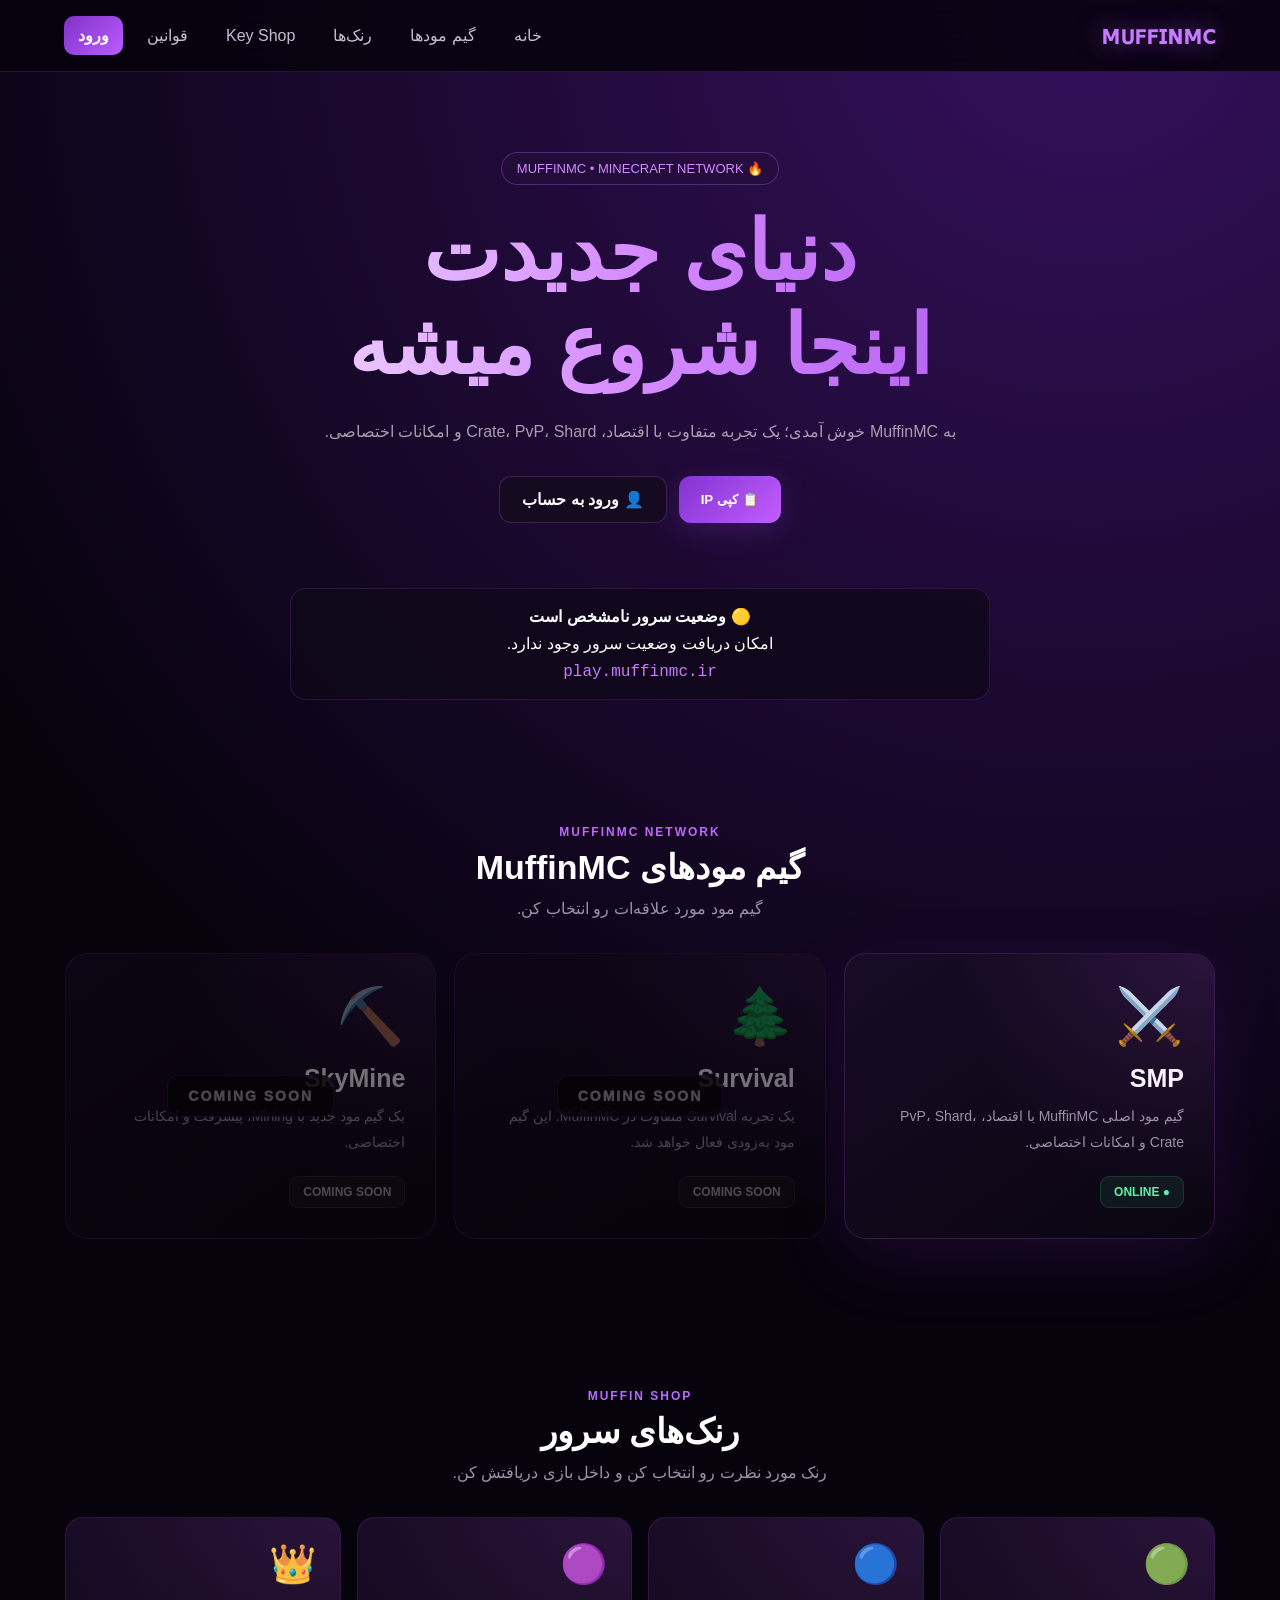
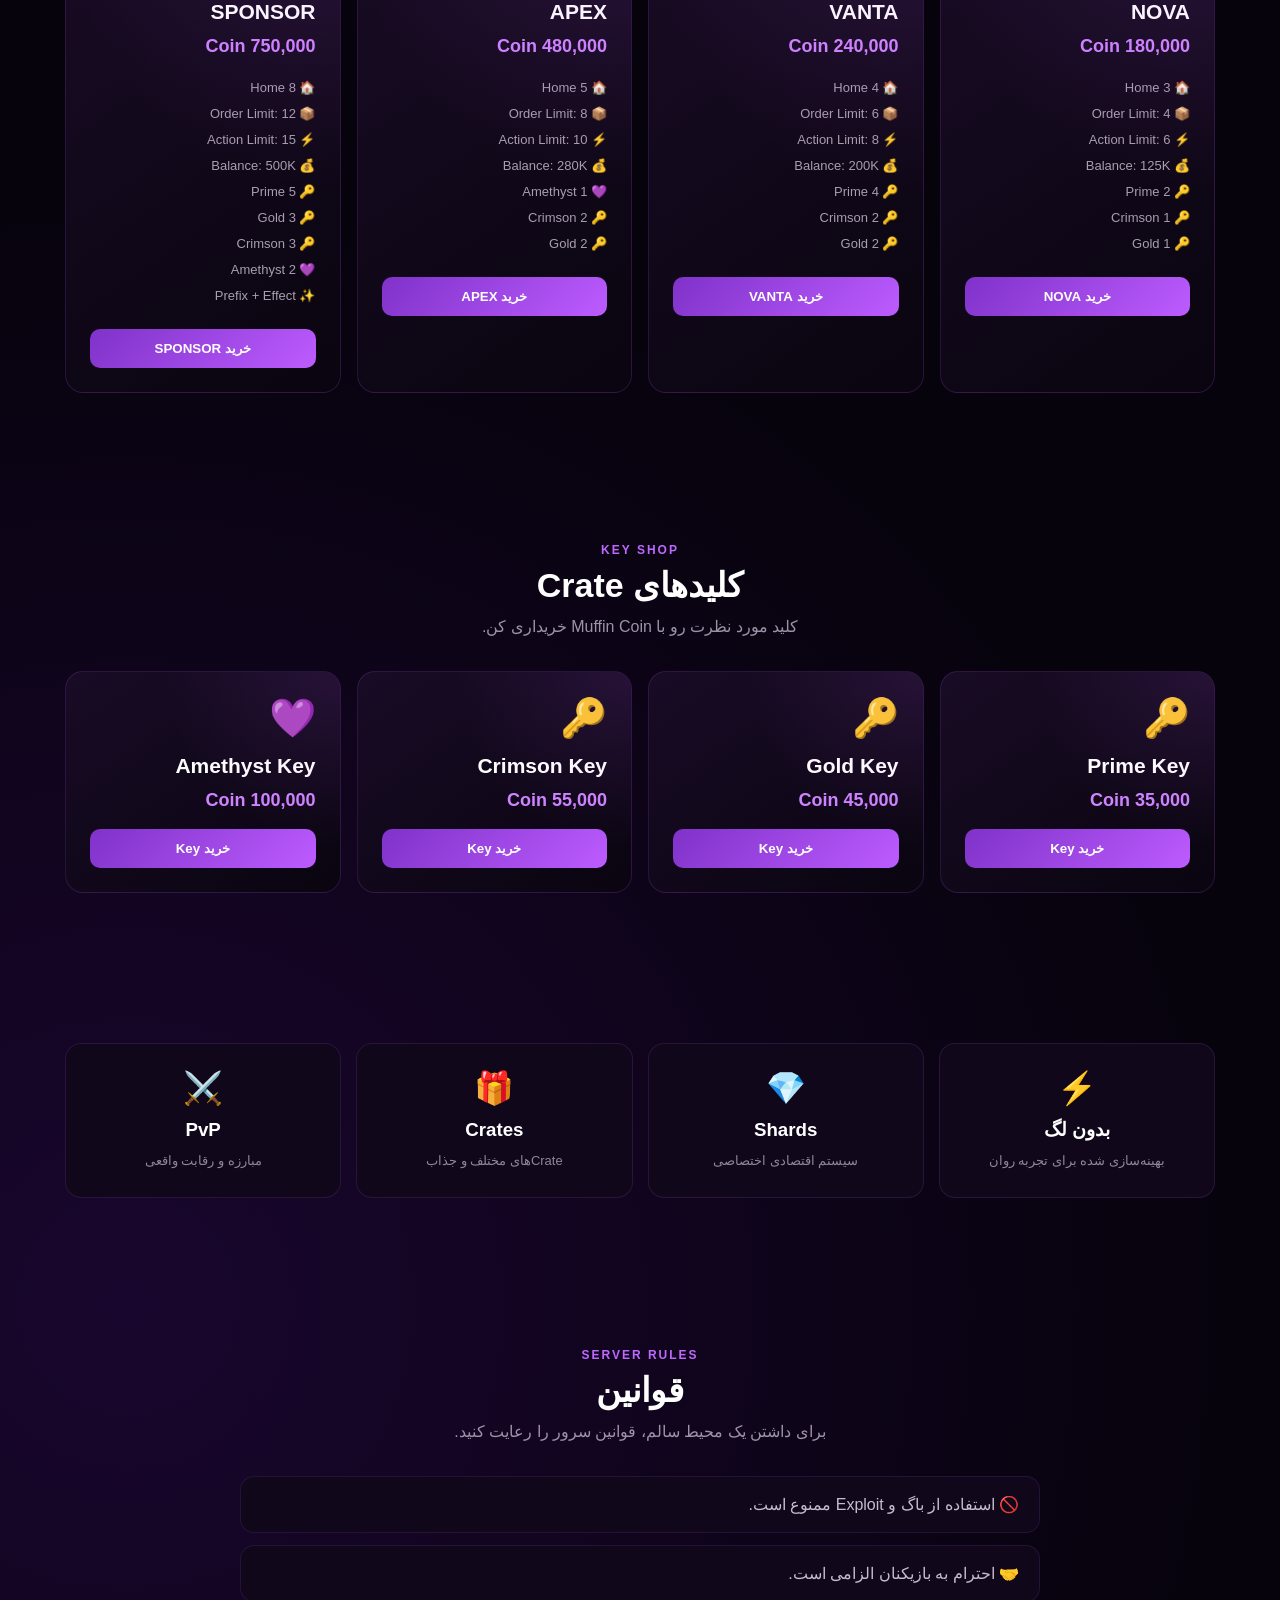
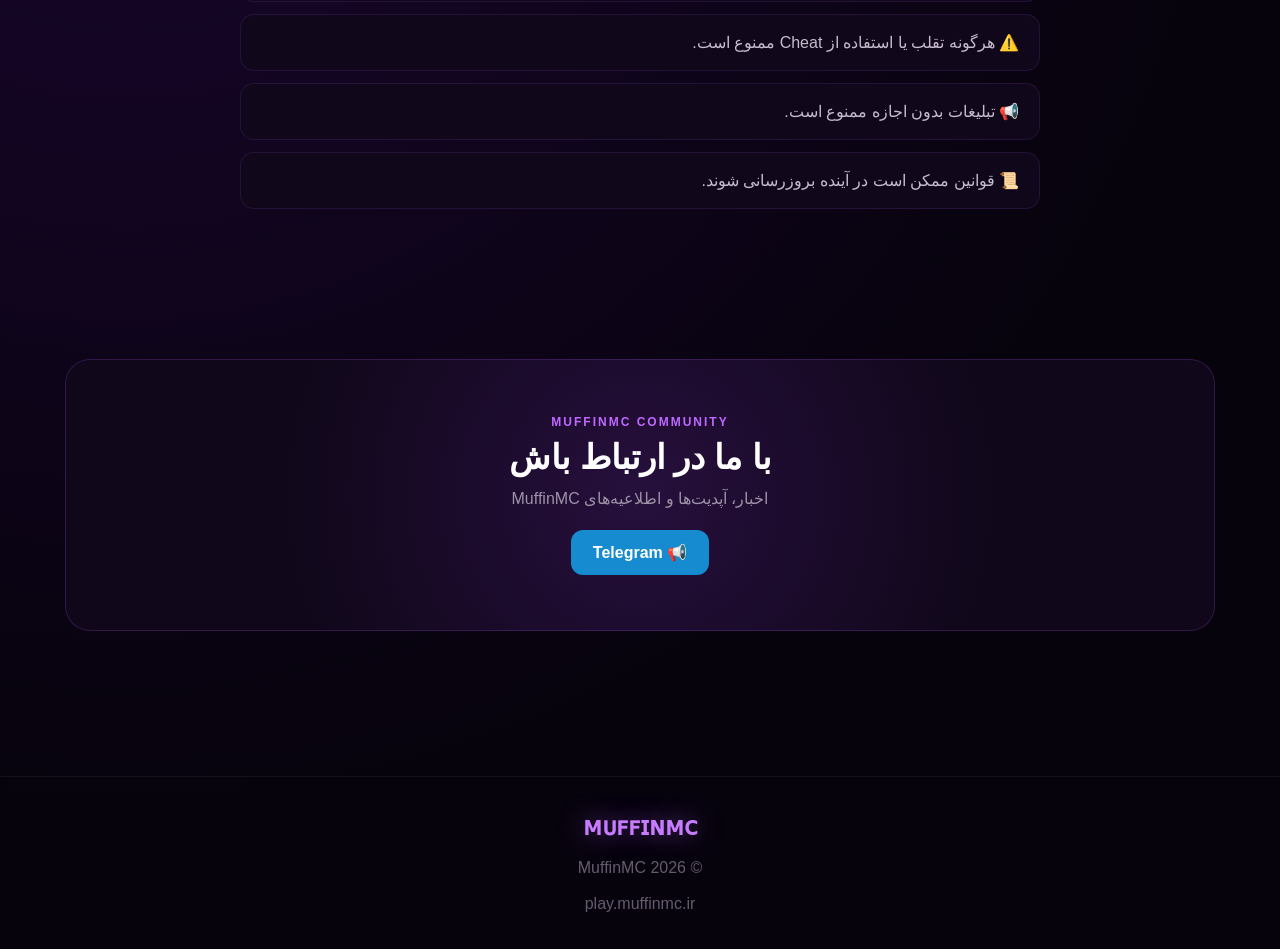
<file: index.html>
<!DOCTYPE html>
<html lang="fa" dir="rtl">
<head>
<meta charset="UTF-8">
<meta name="viewport" content="width=device-width, initial-scale=1.0">

<title>MuffinMC | Minecraft Server</title>

<style>
*{
    box-sizing:border-box;
    margin:0;
    padding:0;
}

html{scroll-behavior:smooth}

body{
    font-family:Tahoma,Arial,sans-serif;
    background:
        radial-gradient(circle at 85% 0%,#35105d 0%,transparent 30%),
        radial-gradient(circle at 10% 70%,#19062e 0%,transparent 35%),
        #07030d;
    color:#fff;
    min-height:100vh;
    overflow-x:hidden;
}

a{
    color:inherit;
    text-decoration:none;
}

button{
    font-family:inherit;
    cursor:pointer;
}

.navbar{
    position:sticky;
    top:0;
    z-index:1000;
    height:72px;
    padding:0 5%;
    display:flex;
    align-items:center;
    justify-content:space-between;
    background:rgba(7,3,13,.88);
    backdrop-filter:blur(18px);
    border-bottom:1px solid rgba(181,91,255,.18);
}

.logo{
    font-size:25px;
    font-weight:900;
    color:#c77cff;
    text-shadow:0 0 25px rgba(199,124,255,.5);
}

.nav-links{
    display:flex;
    align-items:center;
    gap:10px;
}

.nav-links>a,
.nav-login{
    padding:10px 14px;
    border-radius:10px;
    color:#c9bdd2;
    transition:.2s;
}

.nav-links>a:hover,
.nav-login:hover{
    color:#fff;
    background:#180c25;
}

.auth-area{
    display:flex;
    align-items:center;
    gap:5px;
}

.nav-login{
    background:linear-gradient(135deg,#7f32c9,#bc5cff);
    color:#fff!important;
    font-weight:800;
}

.hero{
    width:min(1150px,92%);
    margin:80px auto 50px;
    text-align:center;
}

.hero-badge{
    display:inline-block;
    padding:8px 15px;
    border:1px solid rgba(194,111,255,.3);
    border-radius:30px;
    background:rgba(38,15,57,.55);
    color:#d28aff;
    font-size:13px;
    margin-bottom:20px;
}

.hero h1{
    font-size:clamp(42px,7vw,82px);
    line-height:1.15;
    font-weight:1000;
    background:linear-gradient(90deg,#fff,#d58aff,#9e45e8);
    -webkit-background-clip:text;
    background-clip:text;
    color:transparent;
}

.hero p{
    max-width:700px;
    margin:22px auto;
    color:#a99caf;
    font-size:16px;
    line-height:2;
}

.hero-buttons{
    display:flex;
    justify-content:center;
    gap:12px;
    flex-wrap:wrap;
    margin-top:28px;
}

.primary-btn,
.secondary-btn{
    border:0;
    padding:13px 22px;
    border-radius:12px;
    font-weight:900;
    transition:.2s;
}

.primary-btn{
    color:#fff;
    background:linear-gradient(135deg,#8233d1,#c35dff);
    box-shadow:0 8px 30px rgba(153,63,220,.22);
}

.primary-btn:hover{
    transform:translateY(-2px);
    filter:brightness(1.1);
}

.secondary-btn{
    color:#fff;
    background:#150a20;
    border:1px solid rgba(188,92,255,.25);
}

.secondary-btn:hover{
    border-color:#b85cff;
    background:#21102e;
}

.copy-message{
    margin-top:15px;
    color:#71f0ae;
    font-size:13px;
    opacity:0;
    transition:.2s;
}

.copy-message.show{
    opacity:1;
}

.status-box{
    width:min(700px,92%);
    margin:35px auto 0;
    padding:18px;
    border-radius:16px;
    background:rgba(16,8,25,.8);
    border:1px solid rgba(180,92,255,.16);
}

.status-title{
    margin-bottom:8px;
    font-weight:900;
}

.status-online{
    color:#55e5a7;
}

.status-offline{
    color:#ff7777;
}

.server-ip{
    margin-top:10px;
    color:#c77cff;
    font-family:monospace;
    font-size:16px;
}

.container{
    width:min(1150px,92%);
    margin:auto;
}

.section{
    padding:75px 0;
}

.section-label{
    text-align:center;
    color:#bd69ff;
    font-size:12px;
    font-weight:900;
    letter-spacing:2px;
    margin-bottom:8px;
}

.section-title{
    text-align:center;
    font-size:34px;
    margin-bottom:12px;
}

.section-desc{
    text-align:center;
    color:#9e91a8;
    margin-bottom:35px;
}


/* =========================
   GAME MODES
========================= */

.game-grid{
    display:grid;
    grid-template-columns:repeat(3,1fr);
    gap:18px;
}

.game-card{
    position:relative;
    min-height:270px;
    padding:30px;
    border-radius:22px;
    background:linear-gradient(
        145deg,
        rgba(26,12,39,.96),
        rgba(10,5,16,.98)
    );
    border:1px solid rgba(181,91,255,.2);
    overflow:hidden;
    transition:.3s;
}

.game-card.active{
    box-shadow:0 20px 70px rgba(132,45,205,.14);
}

.game-card.active:hover{
    transform:translateY(-7px);
    border-color:rgba(190,92,255,.65);
}

.game-card.disabled{
    filter:brightness(.58);
    opacity:.78;
}

.game-card.disabled:hover{
    transform:none;
    border-color:rgba(181,91,255,.2);
}

.game-card::before{
    content:"";
    position:absolute;
    inset:0;
    background:radial-gradient(
        circle at top right,
        rgba(190,88,255,.14),
        transparent 55%
    );
    pointer-events:none;
}

.game-icon{
    font-size:55px;
    margin-bottom:15px;
}

.game-card h3{
    font-size:25px;
    margin-bottom:10px;
}

.game-card p{
    color:#9d91a7;
    line-height:1.9;
    font-size:14px;
}

.game-status{
    display:inline-block;
    margin-top:20px;
    padding:8px 13px;
    border-radius:9px;
    font-size:12px;
    font-weight:900;
}

.game-status.online{
    color:#61efaa;
    background:rgba(43,190,119,.1);
    border:1px solid rgba(43,190,119,.2);
}

.game-status.soon{
    color:#a99cae;
    background:#151019;
    border:1px solid rgba(255,255,255,.08);
}

.soon-overlay{
    position:absolute;
    inset:0;
    display:flex;
    align-items:center;
    justify-content:center;
    pointer-events:none;
}

.soon-overlay span{
    padding:12px 20px;
    border-radius:12px;
    background:rgba(5,3,8,.82);
    border:1px solid rgba(190,92,255,.18);
    color:#a79aa9;
    font-size:14px;
    font-weight:1000;
    letter-spacing:2px;
}


/* =========================
   SHOP
========================= */

.shop-grid{
    display:grid;
    grid-template-columns:repeat(4,1fr);
    gap:16px;
}

.product{
    position:relative;
    padding:24px;
    border-radius:18px;
    background:linear-gradient(
        145deg,
        rgba(26,12,39,.95),
        rgba(10,5,16,.95)
    );
    border:1px solid rgba(181,91,255,.17);
    transition:.25s;
    overflow:hidden;
}

.product::before{
    content:"";
    position:absolute;
    inset:0;
    background:radial-gradient(
        circle at top right,
        rgba(190,88,255,.12),
        transparent 50%
    );
    pointer-events:none;
}

.product:hover{
    transform:translateY(-5px);
    border-color:rgba(190,92,255,.55);
    box-shadow:0 20px 60px rgba(0,0,0,.25);
}

.product-icon{
    font-size:38px;
    margin-bottom:14px;
}

.product h3{
    font-size:21px;
    margin-bottom:10px;
}

.price{
    color:#ce83ff;
    font-size:18px;
    font-weight:900;
    margin:12px 0 18px;
}

.product ul{
    list-style:none;
    color:#a99eaf;
    line-height:2;
    font-size:13px;
    margin-bottom:20px;
}

.buy-btn{
    width:100%;
    border:0;
    padding:12px;
    border-radius:10px;
    background:linear-gradient(135deg,#7f32c9,#bd5cff);
    color:#fff;
    font-weight:900;
}


/* =========================
   FEATURES
========================= */

.features{
    display:grid;
    grid-template-columns:repeat(4,1fr);
    gap:15px;
}

.feature{
    padding:25px;
    text-align:center;
    border-radius:16px;
    background:#10071a;
    border:1px solid rgba(180,92,255,.15);
}

.feature-icon{
    font-size:32px;
    margin-bottom:12px;
}

.feature h3{
    margin-bottom:8px;
}

.feature p{
    color:#91859a;
    font-size:13px;
    line-height:1.8;
}


/* =========================
   RULES
========================= */

.rules{
    max-width:800px;
    margin:auto;
    display:grid;
    gap:12px;
}

.rule{
    padding:18px 20px;
    background:#10071a;
    border:1px solid rgba(180,92,255,.13);
    border-radius:14px;
    color:#c7bccd;
}


/* =========================
   COMMUNITY
========================= */

.community{
    text-align:center;
    padding:55px 20px;
    border-radius:25px;
    background:
        radial-gradient(
            circle at center,
            rgba(139,53,217,.18),
            transparent 60%
        ),
        #10071a;
    border:1px solid rgba(180,92,255,.2);
}

.community p{
    color:#9d91a7;
    margin:12px 0 22px;
}

.telegram{
    display:inline-block;
    padding:13px 22px;
    border-radius:12px;
    background:#168bd0;
    color:#fff;
    font-weight:900;
}


footer{
    text-align:center;
    padding:35px 20px;
    color:#655b6e;
    border-top:1px solid rgba(255,255,255,.05);
    margin-top:70px;
}

.reveal{
    opacity:0;
    transform:translateY(20px);
    transition:.6s;
}

.reveal.show{
    opacity:1;
    transform:translateY(0);
}


@media(max-width:900px){

    .game-grid{
        grid-template-columns:1fr;
    }

    .shop-grid{
        grid-template-columns:repeat(2,1fr);
    }

    .features{
        grid-template-columns:repeat(2,1fr);
    }

    .nav-links>a:not(:last-child){
        display:none;
    }
}

@media(max-width:600px){

    .navbar{
        padding:0 15px;
    }

    .logo{
        font-size:20px;
    }

    .shop-grid,
    .features{
        grid-template-columns:1fr;
    }

    .hero{
        margin-top:55px;
    }

    .hero h1{
        font-size:42px;
    }
}
</style>
</head>

<body>

<nav class="navbar">

    <a href="index.html" class="logo">
        ᴍᴜꜰꜰɪɴᴍᴄ
    </a>

    <div class="nav-links">

        <a href="#home">خانه</a>
        <a href="#modes">گیم مودها</a>
        <a href="#ranks">رنک‌ها</a>
        <a href="#keys">Key Shop</a>
        <a href="#rules">قوانین</a>

        <div id="authArea" class="auth-area">
            <a href="login.html" class="nav-login">
                ورود
            </a>
        </div>

    </div>

</nav>


<section id="home" class="hero reveal">

    <div class="hero-badge">
        🔥 MUFFINMC • MINECRAFT NETWORK
    </div>

    <h1>
        دنیای جدیدت<br>
        اینجا شروع میشه
    </h1>

    <p>
        به MuffinMC خوش آمدی؛
        یک تجربه متفاوت با اقتصاد، Crate، PvP،
        Shard و امکانات اختصاصی.
    </p>

    <div class="hero-buttons">

        <button
            class="primary-btn"
            onclick="copyIP()">
            📋 کپی IP
        </button>

        <a
            id="heroAuthButton"
            href="login.html"
            class="secondary-btn">
            👤 ورود به حساب
        </a>

    </div>

    <div id="copyMessage" class="copy-message">
        IP با موفقیت کپی شد ✓
    </div>

    <div class="status-box">

        <div id="serverStatus" class="status-title">
            🟡 در حال بررسی سرور...
        </div>

        <div id="playerCount">
            در حال دریافت اطلاعات...
        </div>

        <div class="server-ip">
            play.muffinmc.ir
        </div>

    </div>

</section>


<main class="container">


<!-- =========================
     GAME MODES
========================= -->

<section id="modes" class="section reveal">

    <div class="section-label">
        MUFFINMC NETWORK
    </div>

    <h2 class="section-title">
        گیم مودهای MuffinMC
    </h2>

    <p class="section-desc">
        گیم مود مورد علاقه‌ات رو انتخاب کن.
    </p>

    <div class="game-grid">


        <!-- ACTIVE SMP -->

        <div class="game-card active">

            <div class="game-icon">⚔️</div>

            <h3>SMP</h3>

            <p>
                گیم مود اصلی MuffinMC با اقتصاد،
                PvP، Shard، Crate و امکانات اختصاصی.
            </p>

            <span class="game-status online">
                ● ONLINE
            </span>

        </div>


        <!-- SURVIVAL -->

        <div class="game-card disabled">

            <div class="game-icon">🌲</div>

            <h3>Survival</h3>

            <p>
                یک تجربه Survival متفاوت در MuffinMC.
                این گیم مود به‌زودی فعال خواهد شد.
            </p>

            <span class="game-status soon">
                COMING SOON
            </span>

            <div class="soon-overlay">
                <span>
                    COMING SOON
                </span>
            </div>

        </div>


        <!-- SKYMINE -->

        <div class="game-card disabled">

            <div class="game-icon">⛏️</div>

            <h3>SkyMine</h3>

            <p>
                یک گیم مود جدید با Mining،
                پیشرفت و امکانات اختصاصی.
            </p>

            <span class="game-status soon">
                COMING SOON
            </span>

            <div class="soon-overlay">
                <span>
                    COMING SOON
                </span>
            </div>

        </div>

    </div>

</section>


<!-- =========================
     RANKS
========================= -->

<section id="ranks" class="section reveal">

    <div class="section-label">
        MUFFIN SHOP
    </div>

    <h2 class="section-title">
        رنک‌های سرور
    </h2>

    <p class="section-desc">
        رنک مورد نظرت رو انتخاب کن و داخل بازی دریافتش کن.
    </p>

    <div id="rankGrid" class="shop-grid">

        <div class="product">

            <div class="product-icon">🟢</div>

            <h3>NOVA</h3>

            <div class="price" id="price-nova">
                180,000 Coin
            </div>

            <ul>
                <li>🏠 3 Home</li>
                <li>📦 Order Limit: 4</li>
                <li>⚡ Action Limit: 6</li>
                <li>💰 Balance: 125K</li>
                <li>🔑 2 Prime</li>
                <li>🔑 1 Crimson</li>
                <li>🔑 1 Gold</li>
            </ul>

            <button
                class="buy-btn"
                onclick="buyProduct('rank','nova')">
                خرید NOVA
            </button>

        </div>


        <div class="product">

            <div class="product-icon">🔵</div>

            <h3>VANTA</h3>

            <div class="price" id="price-vanta">
                240,000 Coin
            </div>

            <ul>
                <li>🏠 4 Home</li>
                <li>📦 Order Limit: 6</li>
                <li>⚡ Action Limit: 8</li>
                <li>💰 Balance: 200K</li>
                <li>🔑 4 Prime</li>
                <li>🔑 2 Crimson</li>
                <li>🔑 2 Gold</li>
            </ul>

            <button
                class="buy-btn"
                onclick="buyProduct('rank','vanta')">
                خرید VANTA
            </button>

        </div>


        <div class="product">

            <div class="product-icon">🟣</div>

            <h3>APEX</h3>

            <div class="price" id="price-apex">
                480,000 Coin
            </div>

            <ul>
                <li>🏠 5 Home</li>
                <li>📦 Order Limit: 8</li>
                <li>⚡ Action Limit: 10</li>
                <li>💰 Balance: 280K</li>
                <li>💜 1 Amethyst</li>
                <li>🔑 2 Crimson</li>
                <li>🔑 2 Gold</li>
            </ul>

            <button
                class="buy-btn"
                onclick="buyProduct('rank','apex')">
                خرید APEX
            </button>

        </div>


        <div class="product">

            <div class="product-icon">👑</div>

            <h3>SPONSOR</h3>

            <div class="price" id="price-sponsor">
                750,000 Coin
            </div>

            <ul>
                <li>🏠 8 Home</li>
                <li>📦 Order Limit: 12</li>
                <li>⚡ Action Limit: 15</li>
                <li>💰 Balance: 500K</li>
                <li>🔑 5 Prime</li>
                <li>🔑 3 Gold</li>
                <li>🔑 3 Crimson</li>
                <li>💜 2 Amethyst</li>
                <li>✨ Prefix + Effect</li>
            </ul>

            <button
                class="buy-btn"
                onclick="buyProduct('rank','sponsor')">
                خرید SPONSOR
            </button>

        </div>

    </div>

</section>


<!-- =========================
     KEYS
========================= -->

<section id="keys" class="section reveal">

    <div class="section-label">
        KEY SHOP
    </div>

    <h2 class="section-title">
        کلیدهای Crate
    </h2>

    <p class="section-desc">
        کلید مورد نظرت رو با Muffin Coin خریداری کن.
    </p>

    <div class="shop-grid">

        <div class="product">
            <div class="product-icon">🔑</div>
            <h3>Prime Key</h3>

            <div class="price" id="price-prime">
                35,000 Coin
            </div>

            <button
                class="buy-btn"
                onclick="buyProduct('key','prime')">
                خرید Key
            </button>
        </div>


        <div class="product">
            <div class="product-icon">🔑</div>
            <h3>Gold Key</h3>

            <div class="price" id="price-gold">
                45,000 Coin
            </div>

            <button
                class="buy-btn"
                onclick="buyProduct('key','gold')">
                خرید Key
            </button>
        </div>


        <div class="product">
            <div class="product-icon">🔑</div>
            <h3>Crimson Key</h3>

            <div class="price" id="price-crimson">
                55,000 Coin
            </div>

            <button
                class="buy-btn"
                onclick="buyProduct('key','crimson')">
                خرید Key
            </button>
        </div>


        <div class="product">
            <div class="product-icon">💜</div>
            <h3>Amethyst Key</h3>

            <div class="price" id="price-amethyst">
                100,000 Coin
            </div>

            <button
                class="buy-btn"
                onclick="buyProduct('key','amethyst')">
                خرید Key
            </button>
        </div>

    </div>

</section>


<!-- =========================
     FEATURES
========================= -->

<section class="section reveal">

    <div class="features">

        <div class="feature">
            <div class="feature-icon">⚡</div>
            <h3>بدون لگ</h3>
            <p>بهینه‌سازی شده برای تجربه روان</p>
        </div>

        <div class="feature">
            <div class="feature-icon">💎</div>
            <h3>Shards</h3>
            <p>سیستم اقتصادی اختصاصی</p>
        </div>

        <div class="feature">
            <div class="feature-icon">🎁</div>
            <h3>Crates</h3>
            <p>Crateهای مختلف و جذاب</p>
        </div>

        <div class="feature">
            <div class="feature-icon">⚔️</div>
            <h3>PvP</h3>
            <p>مبارزه و رقابت واقعی</p>
        </div>

    </div>

</section>


<!-- =========================
     RULES
========================= -->

<section id="rules" class="section reveal">

    <div class="section-label">
        SERVER RULES
    </div>

    <h2 class="section-title">
        قوانین
    </h2>

    <p class="section-desc">
        برای داشتن یک محیط سالم، قوانین سرور را رعایت کنید.
    </p>

    <div class="rules">

        <div class="rule">
            🚫 استفاده از باگ و Exploit ممنوع است.
        </div>

        <div class="rule">
            🤝 احترام به بازیکنان الزامی است.
        </div>

        <div class="rule">
            ⚠️ هرگونه تقلب یا استفاده از Cheat ممنوع است.
        </div>

        <div class="rule">
            📢 تبلیغات بدون اجازه ممنوع است.
        </div>

        <div class="rule">
            📜 قوانین ممکن است در آینده بروزرسانی شوند.
        </div>

    </div>

</section>


<!-- =========================
     COMMUNITY
========================= -->

<section class="section reveal">

    <div class="community">

        <div class="section-label">
            MUFFINMC COMMUNITY
        </div>

        <h2 class="section-title">
            با ما در ارتباط باش
        </h2>

        <p>
            اخبار، آپدیت‌ها و اطلاعیه‌های MuffinMC
        </p>

        <a
            class="telegram"
            href="https://t.me/muffinsmp"
            target="_blank">
            📢 Telegram
        </a>

    </div>

</section>


</main>


<footer>

    <div class="logo">
        ᴍᴜꜰꜰɪɴᴍᴄ
    </div>

    <br>

    © 2026 MuffinMC

    <br><br>

    play.muffinmc.ir

</footer>


<script>

const SERVER_IP = "play.muffinmc.ir";

const API =
    "https://cullofduty63.cullofduty63.workers.dev/api";

const TOKEN_KEY = "muffin_token";


function token(){
    return localStorage.getItem(TOKEN_KEY);
}


/* =========================
   COPY IP
========================= */

async function copyIP(){

    try{

        await navigator.clipboard.writeText(SERVER_IP);

        const box =
            document.getElementById("copyMessage");

        box.classList.add("show");

        setTimeout(()=>{
            box.classList.remove("show");
        },2000);

    }catch(error){

        alert(
            "IP سرور: " +
            SERVER_IP
        );

    }

}


/* =========================
   SERVER STATUS
========================= */

async function loadServerStatus(){

    const status =
        document.getElementById("serverStatus");

    const players =
        document.getElementById("playerCount");

    try{

        const response =
            await fetch(
                "https://api.mcsrvstat.us/3/" +
                SERVER_IP
            );

        const data =
            await response.json();

        if(data.online){

            status.innerHTML =
                "🟢 سرور آنلاین است";

            status.className =
                "status-title status-online";

            players.textContent =
                `${data.players.online} / ${data.players.max} Players Online`;

        }else{

            status.innerHTML =
                "🔴 سرور آفلاین است";

            status.className =
                "status-title status-offline";

            players.textContent =
                "سرور در حال حاضر آنلاین نیست.";

        }

    }catch(error){

        status.innerHTML =
            "🟡 وضعیت سرور نامشخص است";

        status.className =
            "status-title";

        players.textContent =
            "امکان دریافت وضعیت سرور وجود ندارد.";

    }

}


/* =========================
   AUTH
========================= */

async function updateNavbar(){

    const authArea =
        document.getElementById("authArea");

    const heroButton =
        document.getElementById("heroAuthButton");

    if(!token()){

        authArea.innerHTML =
            `<a href="login.html" class="nav-login">ورود</a>`;

        heroButton.href =
            "login.html";

        heroButton.textContent =
            "👤 ورود به حساب";

        return;
    }

    try{

        const response =
            await fetch(
                API + "/me",
                {
                    headers:{
                        "Authorization":
                            "Bearer " + token()
                    }
                }
            );

        if(!response.ok){
            throw new Error();
        }

        const data =
            await response.json();

        const user =
            data.user || data;

        authArea.innerHTML = `
            <a href="account.html" class="nav-login">
                👤 ${escapeHtml(user.username || "پنل")}
            </a>

            <a
                href="#"
                onclick="logout();return false;">
                🚪 خروج
            </a>
        `;

        heroButton.href =
            "account.html";

        heroButton.textContent =
            "👤 پنل کاربری";

    }catch(error){

        localStorage.removeItem(TOKEN_KEY);

        authArea.innerHTML =
            `<a href="login.html" class="nav-login">ورود</a>`;

        heroButton.href =
            "login.html";

        heroButton.textContent =
            "👤 ورود به حساب";

    }

}


function logout(){

    localStorage.removeItem(TOKEN_KEY);

    location.reload();

}


/* =========================
   SHOP
========================= */

async function loadShop(){

    try{

        const response =
            await fetch(API + "/shop");

        const data =
            await response.json();

        if(!data.success){
            return;
        }

        const shop =
            data.shop || {};

        const groups = [
            shop.ranks || {},
            shop.keys || {}
        ];

        groups.forEach(group => {

            Object.entries(group).forEach(
                ([item,product]) => {

                    const element =
                        document.getElementById(
                            "price-" + item
                        );

                    if(element){

                        element.textContent =
                            Number(
                                product.price || 0
                            ).toLocaleString() +
                            " Coin";

                    }

                }
            );

        });

    }catch(error){

        console.error(
            "Shop error:",
            error
        );

    }

}


/* =========================
   BUY
========================= */

function buyProduct(type,item){

    if(!token()){

        location.href =
            "login.html";

        return;
    }

    location.href =
        "panel.html?buy=" +
        encodeURIComponent(type) +
        "&item=" +
        encodeURIComponent(item);

}


/* =========================
   REVEAL
========================= */

function reveal(){

    const items =
        document.querySelectorAll(".reveal");

    const observer =
        new IntersectionObserver(
            entries => {

                entries.forEach(entry => {

                    if(entry.isIntersecting){

                        entry.target.classList.add("show");

                    }

                });

            },
            {
                threshold:.08
            }
        );

    items.forEach(
        item => observer.observe(item)
    );

}


/* =========================
   ESCAPE
========================= */

function escapeHtml(value){

    return String(value ?? "")
        .replace(/&/g,"&amp;")
        .replace(/</g,"&lt;")
        .replace(/>/g,"&gt;")
        .replace(/"/g,"&quot;")
        .replace(/'/g,"&#039;");

}


/* =========================
   START
========================= */

document.addEventListener(
    "DOMContentLoaded",
    () => {

        loadServerStatus();
        loadShop();
        updateNavbar();
        reveal();

    }
);

</script>

</body>
</html>
</file>
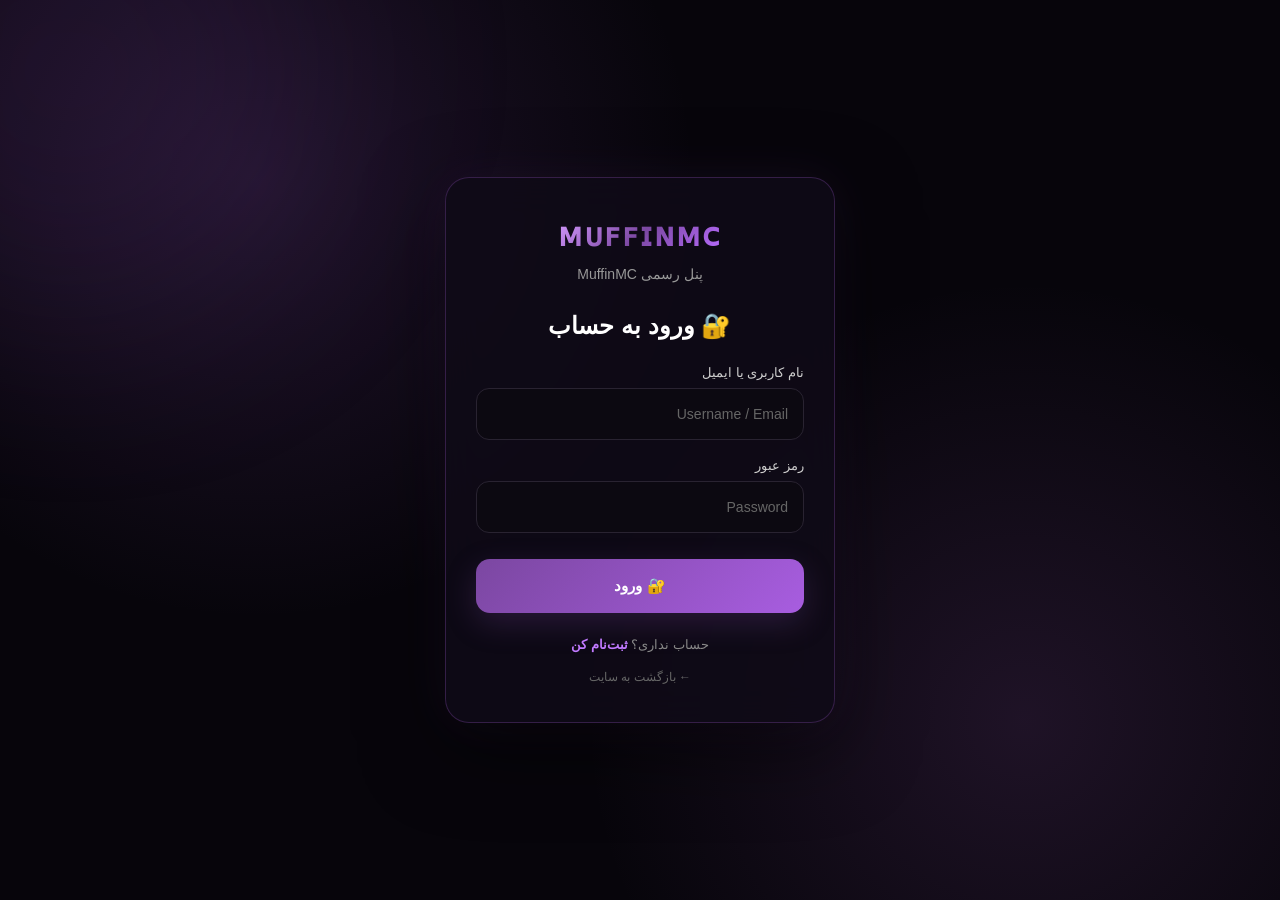
<file: account.html>
<!doctype html><html lang="fa" dir="rtl"><head><meta charset="utf-8"><meta name="viewport" content="width=device-width,initial-scale=1"><title>حساب کاربری | MuffinMC</title><link rel="stylesheet" href="style.css"><style>
.account{max-width:1050px;margin:45px auto;padding:20px}.account h1{color:#d5adff}.account-grid{display:grid;grid-template-columns:repeat(auto-fit,minmax(230px,1fr));gap:16px;margin:22px 0}.tile,.wide{background:#171020;border:1px solid #63368b;border-radius:17px;padding:22px;box-shadow:0 0 30px #a95cff12}.tile small{color:#a99ab7}.tile strong{display:block;font-size:28px;color:#c995ff;margin-top:9px}.wide{margin:18px 0}.wide h2{color:#d5adff;margin-top:0}.account button{background:linear-gradient(135deg,#7541a5,#b45cff);border:0;color:white;padding:11px 17px;border-radius:10px;font-weight:bold;cursor:pointer;margin:6px 0}.account button:hover{filter:brightness(1.15);transform:translateY(-2px)}.account code{direction:ltr;color:#baffc8}.muted{color:#aa9fb5;line-height:1.9}.rowitem{padding:12px 0;border-bottom:1px solid #392744}.rowitem:last-child{border:0}#linkCode{font-size:24px;color:#d9b8ff;font-weight:900;letter-spacing:4px}.msg{color:#aef4b1;margin-top:10px;min-height:22px}
</style></head><body><nav class="navbar"><a class="logo" href="index.html">MUFFIN<span>MC</span></a><div class="nav-links"><a href="index.html">صفحه اصلی</a><a href="admin.html" id="adminLink" style="display:none">مدیریت</a><a href="#" onclick="logout();return false">خروج</a></div></nav>
<main class="account"><h1 id="hello">پنل بازیکن 💜</h1><p class="muted">اطلاعات حساب، موجودی و سفارش‌های MuffinMC</p>
<div class="account-grid"><div class="tile"><small>نام کاربری سایت</small><strong id="username">...</strong></div><div class="tile"><small>Muffin Coin</small><strong id="coins">...</strong></div><div class="tile"><small>Rank</small><strong id="rank">...</strong></div><div class="tile"><small>Minecraft</small><strong id="mcname">لینک نشده</strong></div></div>
<section class="wide"><h2>اتصال حساب Minecraft</h2><p class="muted">کد پنج‌دقیقه‌ای بساز، وارد سرور شو و دستور نمایش‌داده‌شده را اجرا کن.</p><button onclick="startLink()">ساخت کد اتصال</button><div id="linkCode"></div><div class="muted" id="linkInstruction"></div></section>
<section class="wide"><h2>جایزه روزانه</h2><p class="muted">هر ۲۴ ساعت یک‌بار ۲۵ Muffin Coin رایگان دریافت کن.</p><button onclick="daily()">دریافت ۲۵ Coin</button><div class="msg" id="message"></div></section>
<section class="wide"><h2>تاریخچه خریدها</h2><div id="purchases" class="muted">در حال بارگذاری...</div></section>
<section class="wide"><h2>تاریخچه Coin</h2><div id="ledger" class="muted">در حال بارگذاری...</div></section>
</main><script>
const API="/api",token=()=>localStorage.getItem("muffin_token");
async function call(path,opt={}){const r=await fetch(API+path,{...opt,headers:{"Content-Type":"application/json","Authorization":"Bearer "+token(),...(opt.headers||{})}});const d=await r.json().catch(()=>({}));if(!r.ok)throw Error(d.error||"خطا");return d}
function esc(s){return String(s??"").replace(/[&<>"']/g,c=>({"&":"&amp;","<":"&lt;",">":"&gt;",'"':"&quot;","'":"&#39;"}[c]))}
async function load(){if(!token()){location.href="login.html";return}try{const d=await call("/me"),u=d.user;document.getElementById("hello").textContent="خوش اومدی "+u.username+" 💜";document.getElementById("username").textContent=u.username;document.getElementById("coins").textContent=Number(u.coins).toLocaleString()+" Coin";document.getElementById("rank").textContent=u.rank||"PLAYER";document.getElementById("mcname").textContent=u.minecraft_username||"لینک نشده";if(u.role==="admin"||u.rank==="ADMIN")document.getElementById("adminLink").style.display="inline";await Promise.all([loadPurchases(),loadLedger()])}catch(e){localStorage.removeItem("muffin_token");location.href="login.html"}}
async function startLink(){try{const d=await call("/link/start",{method:"POST",body:"{}"});document.getElementById("linkCode").textContent=d.code;document.getElementById("linkInstruction").textContent=d.instruction;document.getElementById("message").textContent="این کد تا ۵ دقیقه معتبر است."}catch(e){document.getElementById("message").textContent=e.message}}
async function daily(){try{await call("/daily",{method:"POST",body:"{}"});document.getElementById("message").textContent="۲۵ Coin به حسابت اضافه شد!";await load()}catch(e){document.getElementById("message").textContent=e.message}}
async function loadPurchases(){const d=await call("/purchases");document.getElementById("purchases").innerHTML=d.purchases.length?d.purchases.map(p=>`<div class="rowitem">${esc(p.product_name)} — ${p.price} Coin — ${esc(p.status)} <small>${esc(p.created_at)}</small></div>`).join(""):"هنوز خریدی ثبت نشده."}
async function loadLedger(){const d=await call("/coins/history");document.getElementById("ledger").innerHTML=d.history.length?d.history.map(x=>`<div class="rowitem">${Number(x.amount)>0?"+":""}${x.amount} Coin — ${esc(x.reason)} <small>${esc(x.created_at)}</small></div>`).join(""):"تراکنشی ثبت نشده."}
function logout(){localStorage.removeItem("muffin_token");location.href="index.html"}load();
</script></body></html>
</file>
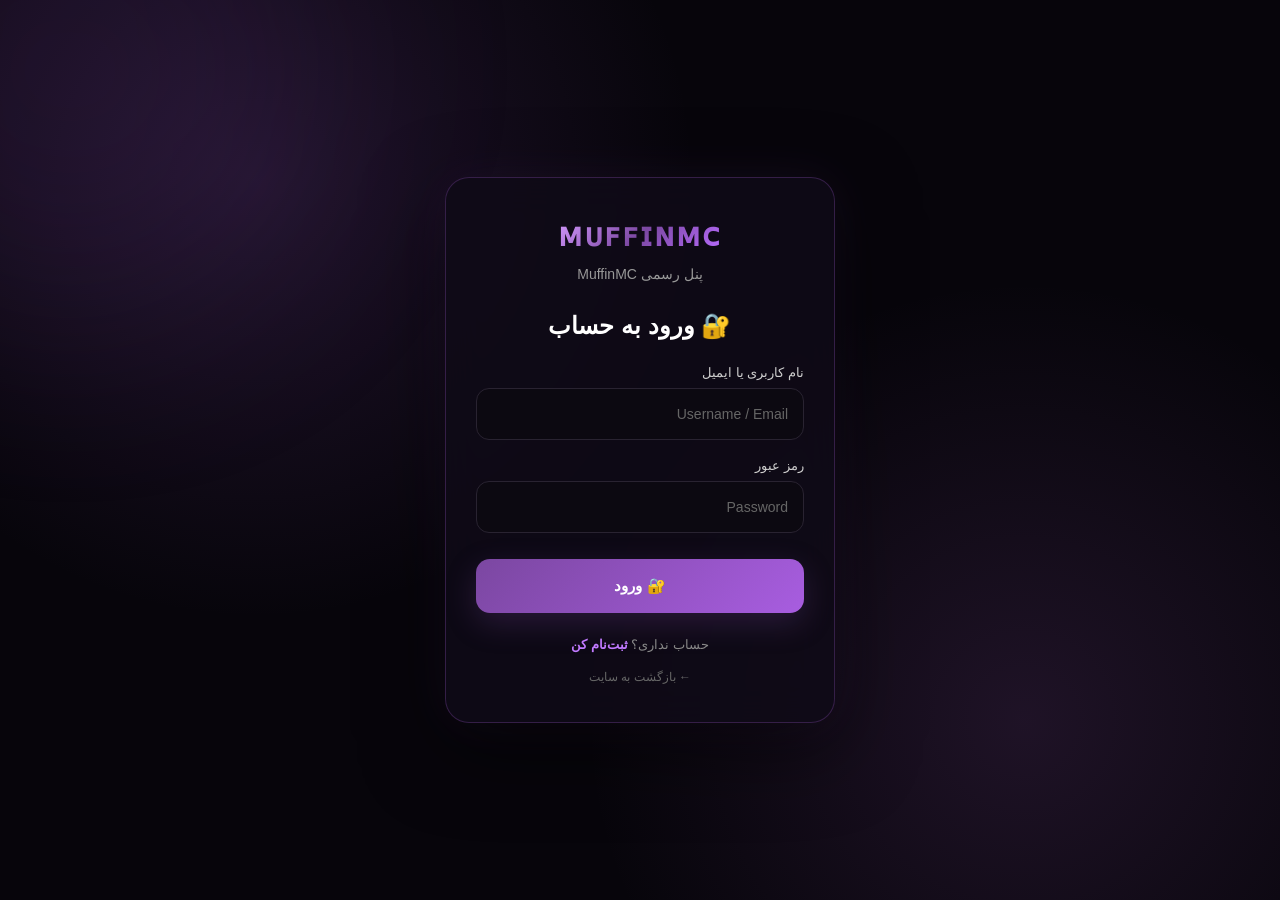
<file: login.html>
<!DOCTYPE html>
<html lang="fa" dir="rtl">

<head>

    <meta charset="UTF-8">
    <meta name="viewport" content="width=device-width, initial-scale=1.0">

    <title>ورود | MuffinMC</title>

    <link rel="icon" type="image/png" href="assets/favicon.png">

    <style>

        * {
            box-sizing: border-box;
            margin: 0;
            padding: 0;
        }

        html,
        body {
            margin: 0;
            padding: 0;
        }

        body {

            min-height: 100vh;

            font-family:
                Arial,
                Tahoma,
                sans-serif;

            background:

                radial-gradient(
                    circle at 20% 20%,
                    rgba(123, 71, 161, .22),
                    transparent 35%
                ),

                radial-gradient(
                    circle at 80% 80%,
                    rgba(155, 89, 182, .16),
                    transparent 35%
                ),

                #07050b;

            color: #fff;

            display: flex;

            align-items: center;

            justify-content: center;

            overflow-x: hidden;
        }

        body::before {

            content: "";

            position: fixed;

            width: 500px;
            height: 500px;

            background:
                rgba(123, 71, 161, .12);

            filter: blur(100px);

            border-radius: 50%;

            top: -180px;
            left: -180px;

            pointer-events: none;
        }

        .container {

            width: 100%;

            max-width: 430px;

            padding: 20px;
        }

        .card {

            position: relative;

            background:
                rgba(15, 11, 23, .88);

            border:
                1px solid
                rgba(167, 91, 220, .25);

            border-radius: 24px;

            padding: 38px 30px;

            box-shadow:

                0 25px 80px
                rgba(0, 0, 0, .55),

                0 0 50px
                rgba(123, 71, 161, .12);

            backdrop-filter: blur(18px);
        }

        .logo {

            text-align: center;

            margin-bottom: 12px;
        }

        .logo span {

            font-size: 32px;

            font-weight: 900;

            letter-spacing: 2px;

            background:

                linear-gradient(
                    135deg,
                    #d49aff,
                    #7b47a1,
                    #b86cff
                );

            -webkit-background-clip: text;

            -webkit-text-fill-color: transparent;
        }

        .subtitle {

            text-align: center;

            color: #999;

            font-size: 14px;

            margin-bottom: 30px;
        }

        .title {

            text-align: center;

            font-size: 24px;

            font-weight: 800;

            margin-bottom: 25px;
        }

        .input-group {

            margin-bottom: 18px;
        }

        label {

            display: block;

            color: #cfcfcf;

            font-size: 13px;

            margin-bottom: 8px;
        }

        input {

            width: 100%;

            height: 52px;

            border-radius: 13px;

            border:
                1px solid
                #292331;

            outline: none;

            background: #0c0911;

            color: #fff;

            padding: 0 15px;

            font-size: 14px;

            transition: .25s;
        }

        input:focus {

            border-color: #9b59d0;

            box-shadow:
                0 0 0 3px
                rgba(155, 89, 208, .12);
        }

        input::placeholder {

            color: #666;
        }

        .login-btn {

            width: 100%;

            height: 54px;

            margin-top: 8px;

            border: none;

            border-radius: 14px;

            cursor: pointer;

            color: #fff;

            font-size: 15px;

            font-weight: 800;

            background:

                linear-gradient(
                    135deg,
                    #7b47a1,
                    #a85de0
                );

            box-shadow:

                0 10px 30px
                rgba(123, 71, 161, .25);

            transition: .25s;
        }

        .login-btn:hover {

            transform: translateY(-2px);

            box-shadow:

                0 14px 35px
                rgba(123, 71, 161, .4);
        }

        .login-btn:disabled {

            opacity: .6;

            cursor: wait;

            transform: none;
        }

        .message {

            display: none;

            margin-top: 16px;

            padding: 12px 14px;

            border-radius: 12px;

            font-size: 13px;

            text-align: center;
        }

        .message.show {

            display: block;
        }

        .message.error {

            color: #ffb3b3;

            background:
                rgba(231, 76, 60, .10);

            border:
                1px solid
                rgba(231, 76, 60, .25);
        }

        .message.success {

            color: #b8ffd0;

            background:
                rgba(46, 204, 113, .10);

            border:
                1px solid
                rgba(46, 204, 113, .25);
        }

        .register {

            text-align: center;

            margin-top: 24px;

            color: #888;

            font-size: 13px;
        }

        .register a {

            color: #c17aff;

            text-decoration: none;

            font-weight: 700;
        }

        .register a:hover {

            text-decoration: underline;
        }

        .back {

            display: block;

            text-align: center;

            margin-top: 18px;

            color: #666;

            text-decoration: none;

            font-size: 12px;
        }

        .back:hover {

            color: #aaa;
        }

        .loading {

            display: inline-flex;

            align-items: center;

            justify-content: center;

            gap: 8px;
        }

        .spinner {

            width: 16px;

            height: 16px;

            border:
                2px solid
                rgba(255, 255, 255, .25);

            border-top-color: #fff;

            border-radius: 50%;

            animation:
                spin .7s linear infinite;
        }

        @keyframes spin {

            to {
                transform: rotate(360deg);
            }

        }

        @media (max-width: 480px) {

            .container {

                padding: 14px;
            }

            .card {

                padding: 30px 20px;

                border-radius: 20px;
            }

            .logo span {

                font-size: 28px;
            }

        }

    </style>

</head>


<body>


<div class="container">

    <div class="card">


        <div class="logo">

            <span>
                ᴍᴜꜰꜰɪɴᴍᴄ
            </span>

        </div>


        <div class="subtitle">

            پنل رسمی MuffinMC

        </div>


        <div class="title">

            🔐 ورود به حساب

        </div>


        <form id="loginForm">


            <div class="input-group">

                <label for="username">
                    نام کاربری یا ایمیل
                </label>

                <input
                    id="username"
                    name="username"
                    type="text"
                    placeholder="Username / Email"
                    autocomplete="username"
                    required
                >

            </div>


            <div class="input-group">

                <label for="password">
                    رمز عبور
                </label>

                <input
                    id="password"
                    name="password"
                    type="password"
                    placeholder="Password"
                    autocomplete="current-password"
                    required
                >

            </div>


            <button
                id="loginBtn"
                class="login-btn"
                type="submit"
            >

                🔐 ورود

            </button>


        </form>


        <div
            id="message"
            class="message"
        ></div>


        <div class="register">

            حساب نداری؟

            <a href="register.html">
                ثبت‌نام کن
            </a>

        </div>


        <a
            class="back"
            href="index.html"
        >

            ← بازگشت به سایت

        </a>


    </div>

</div>


<script>


/* =========================
   MUFFINMC API
========================= */

const API =
    "https://cullofduty63.cullofduty63.workers.dev/api";


/* =========================
   ELEMENTS
========================= */

const form =
    document.getElementById("loginForm");

const button =
    document.getElementById("loginBtn");

const message =
    document.getElementById("message");


/* =========================
   MESSAGE
========================= */

function showMessage(
    text,
    type = "error"
) {

    message.textContent =
        text;

    message.className =
        "message show " + type;

}


/* =========================
   LOADING
========================= */

function setLoading(loading) {

    button.disabled =
        loading;


    if (loading) {

        button.innerHTML = `

            <span class="loading">

                <span class="spinner"></span>

                در حال ورود...

            </span>

        `;

    } else {

        button.innerHTML =
            "🔐 ورود";

    }

}


/* =========================
   LOGIN
========================= */

form.addEventListener(
    "submit",
    async (event) => {

        event.preventDefault();


        const login =
            document
                .getElementById("username")
                .value
                .trim();


        const password =
            document
                .getElementById("password")
                .value;


        if (!login || !password) {

            showMessage(
                "لطفاً نام کاربری و رمز عبور را وارد کنید."
            );

            return;

        }


        setLoading(true);


        message.className =
            "message";


        try {

            const response =
                await fetch(
                    `${API}/login`,
                    {

                        method: "POST",

                        headers: {

                            "Content-Type":
                                "application/json"

                        },

                        body:
                            JSON.stringify({

                                login:
                                    login,

                                password:
                                    password

                            })

                    }
                );


            let data = {};


            try {

                data =
                    await response.json();

            } catch {

                data = {};

            }


            if (!response.ok) {

                showMessage(
                    data.error ||
                    "نام کاربری یا رمز عبور اشتباه است."
                );

                setLoading(false);

                return;

            }


            if (!data.token) {

                showMessage(
                    "ورود انجام شد اما توکن دریافت نشد."
                );

                setLoading(false);

                return;

            }


            /* ذخیره توکن */

            localStorage.setItem(
                "muffin_token",
                data.token
            );


            showMessage(
                "✅ ورود موفق بود؛ در حال انتقال...",
                "success"
            );


            setTimeout(
                () => {

                    window.location.href =
                        "panel.html";

                },
                700
            );


        } catch (error) {

            console.error(
                "MuffinMC Login Error:",
                error
            );


            showMessage(
                "ارتباط با سرور برقرار نشد. دوباره تلاش کنید."
            );


            setLoading(false);

        }

    }
);


/* =========================
   ALREADY LOGGED IN
========================= */

if (
    localStorage.getItem(
        "muffin_token"
    )
) {

    window.location.href =
        "panel.html";

}


</script>


</body>

</html>
</file>
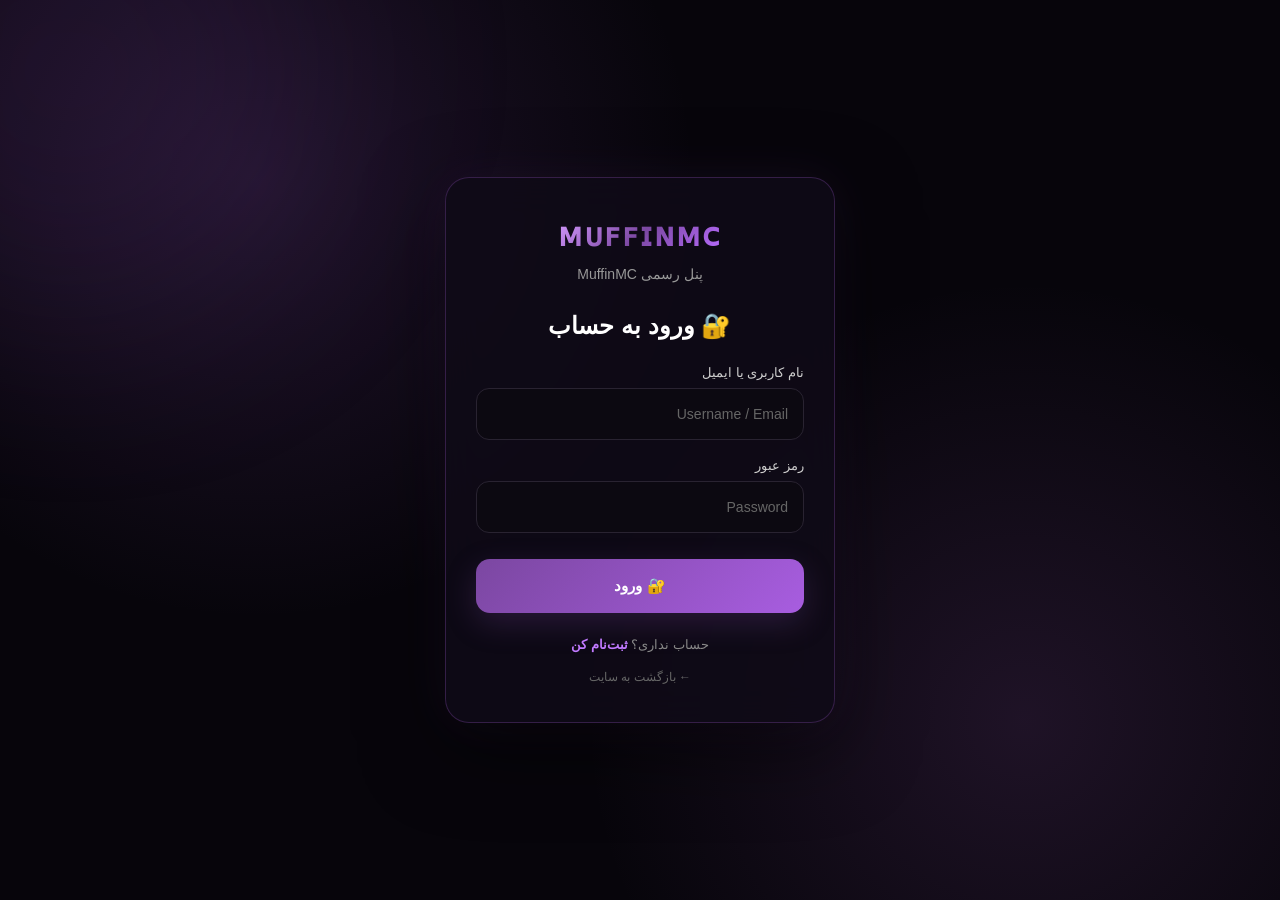
<file: panel.html>
<!DOCTYPE html>
<html lang="fa" dir="rtl">
<head>
<meta charset="UTF-8">
<meta name="viewport" content="width=device-width, initial-scale=1.0">
<title>MuffinMC Panel</title>

<style>
*{
    box-sizing:border-box;
    margin:0;
    padding:0;
}

body{
    font-family:Tahoma,Arial,sans-serif;
    background:
        radial-gradient(circle at top right,#32105c 0%,transparent 35%),
        radial-gradient(circle at bottom left,#16052d 0%,transparent 35%),
        #07030d;
    color:#fff;
    min-height:100vh;
}

button,input,textarea{
    font-family:inherit;
}

button{
    cursor:pointer;
}

.navbar{
    height:70px;
    display:flex;
    align-items:center;
    justify-content:space-between;
    padding:0 30px;
    background:rgba(10,5,18,.92);
    border-bottom:1px solid rgba(174,77,255,.25);
    position:sticky;
    top:0;
    z-index:100;
    backdrop-filter:blur(15px);
}

.logo{
    font-size:25px;
    font-weight:900;
    color:#b45cff;
    text-shadow:0 0 20px rgba(180,92,255,.55);
}

.nav-right{
    display:flex;
    align-items:center;
    gap:12px;
}

.nav-btn{
    border:1px solid rgba(180,92,255,.25);
    background:#12091d;
    color:#fff;
    padding:10px 16px;
    border-radius:10px;
    transition:.2s;
}

.nav-btn:hover{
    background:#241039;
    border-color:#b45cff;
}

.container{
    width:min(1200px,94%);
    margin:35px auto 70px;
}

.welcome{
    margin-bottom:25px;
}

.welcome h1{
    font-size:30px;
    margin-bottom:8px;
}

.welcome p{
    color:#a99bb5;
}

.grid{
    display:grid;
    grid-template-columns:repeat(3,1fr);
    gap:18px;
}

.card{
    background:linear-gradient(145deg,rgba(25,12,38,.95),rgba(10,6,17,.95));
    border:1px solid rgba(180,92,255,.18);
    border-radius:18px;
    padding:22px;
    box-shadow:0 15px 50px rgba(0,0,0,.2);
}

.card h2{
    font-size:18px;
    margin-bottom:16px;
}

.balance{
    font-size:28px;
    font-weight:900;
    color:#c77cff;
}

.sub{
    color:#9f91aa;
    font-size:13px;
    margin-top:5px;
}

.plus{
    width:34px;
    height:34px;
    border-radius:10px;
    border:1px solid rgba(180,92,255,.4);
    background:#1b0b2b;
    color:#d18aff;
    font-size:22px;
    margin-right:8px;
}

.profile-row{
    display:flex;
    justify-content:space-between;
    align-items:center;
    padding:10px 0;
    border-bottom:1px solid rgba(255,255,255,.06);
}

.profile-row:last-child{
    border-bottom:none;
}

.value{
    color:#d8c9e5;
}

.rank{
    color:#c879ff;
    font-weight:900;
}

.shop-section,
.ticket-section,
.admin-section{
    margin-top:25px;
}

.section-title{
    font-size:24px;
    margin-bottom:15px;
}

.shop-grid{
    display:grid;
    grid-template-columns:repeat(4,1fr);
    gap:15px;
}

.product{
    padding:20px;
    border-radius:16px;
    background:#10071a;
    border:1px solid rgba(180,92,255,.16);
    transition:.2s;
}

.product:hover{
    transform:translateY(-3px);
    border-color:#a957f5;
}

.product h3{
    margin-bottom:8px;
}

.price{
    color:#c97cff;
    font-weight:bold;
    margin:10px 0 15px;
}

.buy-btn,
.primary-btn{
    width:100%;
    border:0;
    padding:12px;
    border-radius:10px;
    background:linear-gradient(135deg,#8b35d9,#c35dff);
    color:#fff;
    font-weight:800;
}

.buy-btn:hover,
.primary-btn:hover{
    filter:brightness(1.12);
}

.secondary-btn{
    border:1px solid rgba(180,92,255,.35);
    background:#160b22;
    color:#fff;
    padding:10px 15px;
    border-radius:10px;
}

.danger-btn{
    border:1px solid rgba(255,70,70,.35);
    background:#2a0d12;
    color:#ff9b9b;
    padding:10px 15px;
    border-radius:10px;
}

.ticket-list{
    display:flex;
    flex-direction:column;
    gap:12px;
}

.ticket-item{
    background:#10071a;
    border:1px solid rgba(180,92,255,.15);
    border-radius:14px;
    padding:17px;
    cursor:pointer;
    transition:.2s;
}

.ticket-item:hover{
    border-color:#a957f5;
    background:#14091f;
}

.ticket-top{
    display:flex;
    justify-content:space-between;
    align-items:center;
    gap:15px;
}

.ticket-subject{
    font-weight:900;
    font-size:16px;
}

.ticket-meta{
    color:#8f829a;
    font-size:12px;
    margin-top:7px;
}

.status{
    padding:6px 10px;
    border-radius:8px;
    font-size:11px;
    font-weight:bold;
}

.status-open{
    background:#281d05;
    color:#ffd45c;
}

.status-answered{
    background:#062b20;
    color:#55e5b1;
}

.status-closed{
    background:#201b24;
    color:#9b91a3;
}

.empty{
    padding:25px;
    text-align:center;
    color:#81768c;
    border:1px dashed rgba(180,92,255,.2);
    border-radius:14px;
}

.hidden{
    display:none!important;
}

.modal-bg{
    position:fixed;
    inset:0;
    background:rgba(0,0,0,.72);
    display:flex;
    align-items:center;
    justify-content:center;
    z-index:500;
    padding:20px;
}

.modal{
    width:min(650px,100%);
    max-height:90vh;
    overflow:auto;
    background:#0e0715;
    border:1px solid rgba(180,92,255,.3);
    border-radius:20px;
    padding:24px;
    box-shadow:0 30px 100px rgba(0,0,0,.6);
}

.modal h2{
    margin-bottom:18px;
}

.input{
    width:100%;
    padding:13px 14px;
    background:#09040e;
    color:#fff;
    border:1px solid rgba(180,92,255,.22);
    border-radius:10px;
    outline:none;
    margin-bottom:12px;
}

.input:focus{
    border-color:#ad5cff;
}

textarea.input{
    min-height:120px;
    resize:vertical;
}

.modal-actions{
    display:flex;
    gap:10px;
    margin-top:10px;
}

.modal-actions button{
    flex:1;
}

.delivery-info{
    padding:15px;
    margin-bottom:15px;
    border-radius:12px;
    background:linear-gradient(
        135deg,
        rgba(139,53,217,.12),
        rgba(195,93,255,.05)
    );
    border:1px solid rgba(180,92,255,.2);
    line-height:1.9;
    color:#cbbdd6;
}

.delivery-product{
    color:#d18aff;
    font-weight:900;
}

.delivery-error{
    padding:12px;
    border-radius:10px;
    background:#2a0d12;
    border:1px solid rgba(255,70,70,.25);
    color:#ff9b9b;
    margin-bottom:12px;
}

.ticket-header{
    display:flex;
    justify-content:space-between;
    align-items:flex-start;
    gap:15px;
    margin-bottom:18px;
}

.ticket-messages{
    display:flex;
    flex-direction:column;
    gap:12px;
    margin:18px 0;
}

.message{
    padding:14px;
    border-radius:13px;
    max-width:85%;
}

.message.user{
    align-self:flex-start;
    background:#17101f;
    border:1px solid rgba(255,255,255,.07);
}

.message.admin{
    align-self:flex-end;
    background:#211033;
    border:1px solid rgba(180,92,255,.2);
}

.message-author{
    font-size:11px;
    color:#b88cdb;
    margin-bottom:7px;
}

.message-text{
    line-height:1.8;
    white-space:pre-wrap;
}

.message-time{
    font-size:10px;
    color:#756b7d;
    margin-top:7px;
}

.notice{
    padding:13px;
    border-radius:10px;
    background:#160b22;
    border:1px solid rgba(180,92,255,.15);
    color:#c6b8d0;
    font-size:13px;
    line-height:1.7;
}

.admin-head{
    display:flex;
    justify-content:space-between;
    align-items:center;
    margin-bottom:15px;
}

.filter-row{
    display:flex;
    gap:8px;
    margin-bottom:15px;
    flex-wrap:wrap;
}

.filter-btn{
    padding:9px 14px;
    border-radius:9px;
    border:1px solid rgba(180,92,255,.2);
    background:#11081a;
    color:#b9a9c5;
}

.filter-btn.active{
    background:#2a1040;
    color:#fff;
    border-color:#a957f5;
}

.loading{
    color:#9889a4;
    text-align:center;
    padding:20px;
}

footer{
    text-align:center;
    color:#63596d;
    padding:25px;
    font-size:12px;
}

@media(max-width:900px){
    .grid{
        grid-template-columns:1fr;
    }

    .shop-grid{
        grid-template-columns:repeat(2,1fr);
    }
}

@media(max-width:600px){
    .navbar{
        padding:0 15px;
    }

    .logo{
        font-size:20px;
    }

    .container{
        width:92%;
    }

    .shop-grid{
        grid-template-columns:1fr;
    }

    .ticket-top{
        align-items:flex-start;
        flex-direction:column;
    }

    .message{
        max-width:95%;
    }
}
</style>
</head>

<body>

<nav class="navbar">
    <div class="logo">ᴍᴜꜰꜰɪɴᴍᴄ</div>

    <div class="nav-right">
        <button class="nav-btn" onclick="goHome()">خانه</button>
        <button class="nav-btn" onclick="logout()">خروج</button>
    </div>
</nav>

<main class="container">

    <section class="welcome">
        <h1>پنل کاربری 👋</h1>
        <p id="welcomeText">در حال دریافت اطلاعات...</p>
    </section>

    <!-- PROFILE -->
    <section class="grid">

        <div class="card">
            <h2>👤 حساب کاربری</h2>

            <div class="profile-row">
                <span>Username</span>
                <span class="value" id="username">---</span>
            </div>

            <div class="profile-row">
                <span>Email</span>
                <span class="value" id="email">---</span>
            </div>

            <div class="profile-row">
                <span>Rank</span>
                <span class="rank" id="rank">PLAYER</span>
            </div>
        </div>

        <div class="card">
            <h2>💰 Muffin Coin</h2>

            <div style="display:flex;align-items:center;">
                <span class="balance" id="coins">0</span>

                <button
                    class="plus"
                    onclick="openCoinModal()">
                    +
                </button>
            </div>

            <div class="sub">
                موجودی برای خرید Rank و Key
            </div>
        </div>

        <div class="card">
            <h2>💎 Shard</h2>

            <div class="balance" id="shards">
                0
            </div>

            <div class="sub">
                موجودی Shard حساب
            </div>
        </div>

    </section>

    <!-- MINECRAFT -->
    <section class="card" style="margin-top:18px;">

        <h2>⛏️ اکانت Minecraft</h2>

        <div id="linkedBox">

            <div class="profile-row">
                <span>Username</span>

                <span
                    class="value"
                    id="minecraftUsername">
                    متصل نیست
                </span>
            </div>

            <div class="profile-row">
                <span>UUID</span>

                <span
                    class="value"
                    id="minecraftUUID">
                    ---
                </span>
            </div>

            <div style="margin-top:15px;">

                <button
                    class="primary-btn"
                    onclick="openLinkModal()">
                    🔗 اتصال Minecraft
                </button>

            </div>

        </div>
    </section>

    <!-- SHOP -->
    <section class="shop-section">

        <h2 class="section-title">
            🛒 فروشگاه MuffinMC
        </h2>

        <div
            class="shop-grid"
            id="shopGrid">

            <div class="loading">
                در حال دریافت فروشگاه...
            </div>

        </div>

    </section>

    <!-- PURCHASES -->
    <section class="card" style="margin-top:25px;">

        <div class="admin-head">

            <h2>📦 خریدهای من</h2>

            <button
                class="secondary-btn"
                onclick="loadPurchases()">
                🔄 بروزرسانی
            </button>

        </div>

        <div
            id="purchaseList"
            class="ticket-list">

            <div class="loading">
                در حال دریافت...
            </div>

        </div>

    </section>

    <!-- USER TICKETS -->
    <section class="ticket-section">

        <div class="admin-head">

            <h2
                class="section-title"
                style="margin:0;">
                🎫 پشتیبانی
            </h2>

            <button
                class="primary-btn"
                style="width:auto;"
                onclick="openCreateTicketModal()">
                + تیکت جدید
            </button>

        </div>

        <div class="card">

            <div
                id="userTicketList"
                class="ticket-list">

                <div class="loading">
                    در حال دریافت تیکت‌ها...
                </div>

            </div>

        </div>

    </section>

    <!-- ADMIN PANEL -->
    <section
        id="adminSection"
        class="admin-section hidden">

        <div class="card">

            <div class="admin-head">

                <div>

                    <h2>
                        🛡️ Admin Ticket Panel
                    </h2>

                    <div class="sub">
                        مدیریت تیکت‌های کاربران MuffinMC
                    </div>

                </div>

                <button
                    class="secondary-btn"
                    onclick="loadAdminTickets()">
                    🔄 بروزرسانی
                </button>

            </div>

            <div class="filter-row">

                <button
                    class="filter-btn active"
                    id="filterAll"
                    onclick="setTicketFilter('all')">
                    همه
                </button>

                <button
                    class="filter-btn"
                    id="filterOpen"
                    onclick="setTicketFilter('open')">
                    باز
                </button>

                <button
                    class="filter-btn"
                    id="filterAnswered"
                    onclick="setTicketFilter('answered')">
                    پاسخ داده شده
                </button>

                <button
                    class="filter-btn"
                    id="filterClosed"
                    onclick="setTicketFilter('closed')">
                    بسته
                </button>

            </div>

            <div
                id="adminTicketList"
                class="ticket-list">

                <div class="loading">
                    در حال دریافت تیکت‌ها...
                </div>

            </div>

        </div>

    </section>

    <!-- ADMIN COIN PANEL -->
    <section
        id="adminCoinSection"
        class="admin-section hidden">

        <div class="card">

            <div class="admin-head">

                <div>

                    <h2>
                        💰 مدیریت Muffin Coin
                    </h2>

                    <div class="sub">
                        درخواست‌های خرید Coin کاربران MuffinMC
                    </div>

                </div>

                <button
                    class="secondary-btn"
                    onclick="loadAdminCoinOrders()">
                    🔄 بروزرسانی
                </button>

            </div>

            <div
                id="adminCoinList"
                class="ticket-list">

                <div class="loading">
                    در حال دریافت درخواست‌ها...
                </div>

            </div>

        </div>

    </section>

</main>

<footer>
    MuffinMC © 2026
</footer>


<!-- DELIVERY MODAL -->
<div
    id="deliveryModal"
    class="modal-bg hidden">

    <div class="modal">

        <h2>
            🎁 تحویل خرید
        </h2>

        <div class="delivery-info">

            محصول:
            <span
                id="deliveryProduct"
                class="delivery-product">
                ---
            </span>

            <br>

            <span style="color:#8f829a;">
                برای دریافت محصول، ID بازیکنی که باید محصول
                برای او ارسال شود را وارد کن.
            </span>

            <br><br>

            ⚠️ بازیکن باید همین الان داخل سرور
            <b>موجود و آنلاین</b> باشد.

        </div>

        <div
            id="deliveryError"
            class="delivery-error hidden">
        </div>

        <input
            id="deliveryUsername"
            class="input"
            maxlength="32"
            autocomplete="off"
            placeholder="ID بازیکن Minecraft">

        <div class="modal-actions">

            <button
                id="deliverySubmitBtn"
                class="primary-btn"
                onclick="submitDeliveryPurchase()">
                🚀 تأیید و خرید
            </button>

            <button
                class="secondary-btn"
                onclick="closeDeliveryModal()">
                بستن
            </button>

        </div>

    </div>

</div>


<!-- COIN MODAL -->
<div
    id="coinModal"
    class="modal-bg hidden">

    <div class="modal">

        <h2>
            💰 خرید Muffin Coin
        </h2>

        <div class="notice">

            مقدار Coin موردنظر را وارد کن.

            <br>

            هر ۱ تومان = ۱ Muffin Coin

            <br><br>

            💳 بعد از ثبت درخواست، مدیریت درخواست را بررسی می‌کند.

            <br>

            ✅ پس از تأیید، Coin به حساب شما اضافه می‌شود.

        </div>

        <br>

        <input
            id="coinAmount"
            class="input"
            type="number"
            min="1"
            step="1"
            placeholder="مثلاً 100000">

        <div class="modal-actions">

            <button
                class="primary-btn"
                onclick="submitCoinOrder()">
                💳 ثبت درخواست خرید
            </button>

            <button
                class="secondary-btn"
                onclick="closeModal('coinModal')">
                بستن
            </button>

        </div>

    </div>

</div>


<!-- LINK MODAL -->
<div
    id="linkModal"
    class="modal-bg hidden">

    <div class="modal">

        <h2>
            🔗 اتصال Minecraft
        </h2>

        <div class="notice">

            داخل Minecraft وارد سرور شو و دستور زیر را بزن:

            <br><br>

            <b>/link</b>

            <br><br>

            سپس کدی که دریافت می‌کنی را اینجا وارد کن.

        </div>

        <br>

        <input
            id="linkCode"
            class="input"
            maxlength="6"
            inputmode="numeric"
            placeholder="کد ۶ رقمی">

        <div class="modal-actions">

            <button
                class="primary-btn"
                onclick="verifyLinkCode()">
                تأیید اتصال
            </button>

            <button
                class="secondary-btn"
                onclick="closeModal('linkModal')">
                بستن
            </button>

        </div>

    </div>

</div>


<!-- CREATE TICKET -->
<div
    id="createTicketModal"
    class="modal-bg hidden">

    <div class="modal">

        <h2>
            🎫 ایجاد تیکت
        </h2>

        <input
            id="ticketSubject"
            class="input"
            maxlength="100"
            placeholder="موضوع تیکت">

        <textarea
            id="ticketMessage"
            class="input"
            maxlength="3000"
            placeholder="مشکل یا درخواست خود را بنویسید..."
        ></textarea>

        <div class="modal-actions">

            <button
                class="primary-btn"
                onclick="createTicket()">
                ایجاد تیکت
            </button>

            <button
                class="secondary-btn"
                onclick="closeModal('createTicketModal')">
                بستن
            </button>

        </div>

    </div>

</div>


<!-- TICKET VIEW -->
<div
    id="ticketModal"
    class="modal-bg hidden">

    <div class="modal">

        <div class="ticket-header">

            <div>

                <h2 id="ticketTitle">
                    تیکت
                </h2>

                <div
                    class="sub"
                    id="ticketMeta">
                </div>

            </div>

            <div id="ticketStatus"></div>

        </div>

        <div
            id="ticketMessages"
            class="ticket-messages">

            <div class="loading">
                در حال دریافت...
            </div>

        </div>

        <div id="ticketReplyBox">

            <textarea
                id="ticketReply"
                class="input"
                maxlength="3000"
                placeholder="پیام خود را بنویسید..."
            ></textarea>

            <div class="modal-actions">

                <button
                    class="primary-btn"
                    onclick="sendTicketReply()">
                    ارسال پاسخ
                </button>

                <button
                    id="closeTicketBtn"
                    class="danger-btn"
                    onclick="closeCurrentTicket()">
                    بستن تیکت
                </button>

                <button
                    class="secondary-btn"
                    onclick="closeModal('ticketModal')">
                    خروج
                </button>

            </div>

        </div>

    </div>

</div>


<script>

const API =
    "/api";

const TOKEN_KEY =
    "muffin_token";

let currentUser = null;
let currentTicketId = null;
let adminTickets = [];
let ticketFilter = "all";

let pendingPurchase = {
    type: null,
    item: null
};


/* =========================
   DELIVERY
========================= */

function openDeliveryModal(type,item,price,name){

    pendingPurchase = {
        type,
        item
    };

    const productName =
        name || String(item).toUpperCase();

    document.getElementById(
        "deliveryProduct"
    ).textContent =
        productName +
        " • " +
        Number(price || 0).toLocaleString() +
        " Coin";

    document.getElementById(
        "deliveryUsername"
    ).value = "";

    document.getElementById(
        "deliveryError"
    ).classList.add("hidden");

    document.getElementById(
        "deliveryError"
    ).textContent = "";

    document.getElementById(
        "deliverySubmitBtn"
    ).disabled = false;

    document.getElementById(
        "deliveryModal"
    ).classList.remove("hidden");

    setTimeout(() => {
        document.getElementById(
            "deliveryUsername"
        ).focus();
    },100);
}


function closeDeliveryModal(){

    document
        .getElementById("deliveryModal")
        .classList.add("hidden");

    pendingPurchase = {
        type:null,
        item:null
    };
}


async function submitDeliveryPurchase(){

    const username =
        document
            .getElementById("deliveryUsername")
            .value
            .trim();

    const errorBox =
        document.getElementById("deliveryError");

    const submitBtn =
        document.getElementById("deliverySubmitBtn");

    errorBox.classList.add("hidden");
    errorBox.textContent = "";

    if(!username){

        errorBox.textContent =
            "❌ لطفاً ID بازیکن را وارد کن.";

        errorBox.classList.remove("hidden");

        return;
    }

    if(username.length < 3){

        errorBox.textContent =
            "❌ ID بازیکن معتبر نیست.";

        errorBox.classList.remove("hidden");

        return;
    }

    if(
        !pendingPurchase.type ||
        !pendingPurchase.item
    ){

        errorBox.textContent =
            "❌ اطلاعات خرید پیدا نشد.";

        errorBox.classList.remove("hidden");

        return;
    }

    submitBtn.disabled = true;
    submitBtn.textContent =
        "⏳ در حال بررسی بازیکن...";

    try{

        const data =
            await api("/buy",{
                method:"POST",
                body:JSON.stringify({
                    type:pendingPurchase.type,
                    item:pendingPurchase.item,
                    delivery_username:username
                })
            });

        alert(
            data.message ||
            "✅ خرید با موفقیت ثبت شد."
        );

        closeDeliveryModal();

        await loadUser();
        await loadPurchases();

    }catch(error){

        errorBox.textContent =
            error.message ||
            "❌ خطایی در ثبت خرید رخ داد.";

        errorBox.classList.remove("hidden");

    }finally{

        submitBtn.disabled = false;

        submitBtn.textContent =
            "🚀 تأیید و خرید";
    }
}


/* =========================
   BASIC
========================= */

function token(){
    return localStorage.getItem(
        TOKEN_KEY
    );
}


function authHeaders(){

    return {
        "Content-Type":"application/json",
        "Authorization":
            "Bearer " + token()
    };
}


async function api(path,options = {}){

    options.headers = {
        ...(options.headers || {}),
        ...authHeaders()
    };

    const response =
        await fetch(
            API + path,
            options
        );

    let data = {};

    try{
        data =
            await response.json();
    }catch(e){
        data = {};
    }

    if(response.status === 401){

        localStorage.removeItem(
            TOKEN_KEY
        );

        location.href =
            "login.html";

        throw new Error(
            "Unauthorized"
        );
    }

    if(!response.ok){

        throw new Error(
            data.error ||
            "خطایی رخ داد"
        );
    }

    return data;
}


function goHome(){

    location.href =
        "index.html";
}


function logout(){

    localStorage.removeItem(
        TOKEN_KEY
    );

    location.href =
        "login.html";
}


function closeModal(id){

    document
        .getElementById(id)
        .classList.add("hidden");
}


/* =========================
   LOAD USER
========================= */

async function loadUser(){

    try{

        const data =
            await api("/me");

        currentUser =
            data.user || data;

        renderUser();

        if(isAdmin()){

            document
                .getElementById(
                    "adminSection"
                )
                .classList.remove("hidden");

            document
                .getElementById(
                    "adminCoinSection"
                )
                .classList.remove("hidden");

            loadAdminTickets();
            loadAdminCoinOrders();
        }

    }catch(error){

        console.error(error);
    }
}


function renderUser(){

    if(!currentUser)
        return;

    document.getElementById(
        "username"
    ).textContent =
        currentUser.username || "---";

    document.getElementById(
        "email"
    ).textContent =
        currentUser.email || "---";

    document.getElementById(
        "rank"
    ).textContent =
        currentUser.rank || "PLAYER";

    document.getElementById(
        "coins"
    ).textContent =
        Number(
            currentUser.coins || 0
        ).toLocaleString();

    document.getElementById(
        "shards"
    ).textContent =
        Number(
            currentUser.shards || 0
        ).toLocaleString();

    document.getElementById(
        "welcomeText"
    ).textContent =
        `خوش اومدی ${currentUser.username || ""} ❤️`;

    document.getElementById(
        "minecraftUsername"
    ).textContent =
        currentUser.minecraft_username ||
        "متصل نیست";

    document.getElementById(
        "minecraftUUID"
    ).textContent =
        currentUser.minecraft_uuid ||
        "---";
}


/* =========================
   SHOP
========================= */

async function loadShop(){

    const grid =
        document.getElementById(
            "shopGrid"
        );

    grid.innerHTML =
        `<div class="loading">
            در حال دریافت فروشگاه...
        </div>`;

    try{

        const data =
            await api("/shop");

        const shop =
            data.shop || {};

        grid.innerHTML = "";

        Object.entries(shop)
            .forEach(
                ([item,product]) => {

                    const type =
                        product.type ||
                        (
                            [
                                "nova",
                                "vanta",
                                "apex",
                                "sponsor"
                            ].includes(item)
                            ? "rank"
                            : "key"
                        );

                    const icon =
                        type === "rank"
                        ? "👑"
                        : "🔑";

                    grid.innerHTML +=
                        productCard(
                            icon,
                            item,
                            product.price,
                            type,
                            product.name ||
                            item.toUpperCase()
                        );
                }
            );

        if(
            !Object.keys(shop).length
        ){

            grid.innerHTML =
                `<div class="empty">
                    فروشگاه خالی است.
                </div>`;
        }

    }catch(error){

        console.error(
            "SHOP ERROR:",
            error
        );

        grid.innerHTML =
            `<div class="empty">
                خطا در دریافت فروشگاه:
                ${escapeHtml(error.message)}
            </div>`;
    }
}


function productCard(
    icon,
    item,
    price,
    type,
    name
){

    const title =
        name ||
        String(item).toUpperCase();

    return `
        <div class="product">

            <div
                style="
                    font-size:28px;
                    margin-bottom:10px;
                ">
                ${icon}
            </div>

            <h3>
                ${escapeHtml(title)}
            </h3>

            <div class="price">
                ${Number(
                    price || 0
                ).toLocaleString()}
                Coin
            </div>

            <button
                class="buy-btn"
                onclick="
                    openDeliveryModal(
                        '${escapeAttr(type)}',
                        '${escapeAttr(item)}',
                        '${escapeAttr(price)}',
                        '${escapeAttr(title)}'
                    )
                ">
                خرید
            </button>

        </div>
    `;
}


/* =========================
   PURCHASES
========================= */

async function loadPurchases(){

    const box =
        document.getElementById(
            "purchaseList"
        );

    box.innerHTML =
        `<div class="loading">
            در حال دریافت...
        </div>`;

    try{

        const data =
            await api("/purchases");

        const purchases =
            data.purchases || [];

        if(!purchases.length){

            box.innerHTML =
                `<div class="empty">
                    هنوز خریدی ثبت نکرده‌ای.
                </div>`;

            return;
        }

        box.innerHTML =
            purchases
                .map(p => {

                    const status =
                        p.status ||
                        "pending";

                    let statusText =
                        status === "delivered"
                        ? "تحویل شده"
                        : status === "pending"
                        ? "در انتظار تحویل"
                        : status;

                    const target =
                        p.delivery_username ||
                        p.minecraft_username ||
                        "---";

                    return `
                        <div
                            class="ticket-item"
                            style="cursor:default;">

                            <div
                                class="ticket-top">

                                <div>

                                    <div
                                        class="ticket-subject">

                                        ${escapeHtml(
                                            String(
                                                p.type || ""
                                            ) +
                                            " - " +
                                            String(
                                                p.item || ""
                                            )
                                        )}

                                    </div>

                                    <div
                                        class="ticket-meta">

                                        قیمت:
                                        ${Number(
                                            p.price || 0
                                        ).toLocaleString()}
                                        Coin

                                    </div>

                                    <div
                                        class="ticket-meta">

                                        🎮 تحویل به:
                                        ${escapeHtml(
                                            target
                                        )}

                                    </div>

                                    <div
                                        class="ticket-meta">

                                        🆔 خرید:
                                        ${escapeHtml(
                                            p.id || "---"
                                        )}

                                    </div>

                                </div>

                                <span
                                    class="status ${
                                        status === "delivered"
                                        ? "status-answered"
                                        : "status-open"
                                    }">

                                    ${escapeHtml(
                                        statusText
                                    )}

                                </span>

                            </div>

                        </div>
                    `;

                })
                .join("");

    }catch(error){

        box.innerHTML =
            `<div class="empty">
                ${escapeHtml(
                    error.message
                )}
            </div>`;
    }
}


/* =========================
   COIN
========================= */

function openCoinModal(){

    document
        .getElementById(
            "coinModal"
        )
        .classList.remove("hidden");
}


async function submitCoinOrder(){

    const amount =
        Number(
            document.getElementById(
                "coinAmount"
            ).value
        );

    if(
        !Number.isInteger(amount) ||
        amount < 1
    ){

        alert(
            "مقدار Coin را به صورت عدد صحیح وارد کن."
        );

        return;
    }

    if(
        !confirm(
            `درخواست خرید ${amount.toLocaleString()} Muffin Coin ثبت شود؟`
        )
    ){
        return;
    }

    try{

        const data =
            await api(
                "/coins/order",
                {
                    method:"POST",
                    body:JSON.stringify({
                        amount
                    })
                }
            );

        alert(
            data.message ||
            "درخواست خرید Coin ثبت شد."
        );

        document.getElementById(
            "coinAmount"
        ).value = "";

        closeModal(
            "coinModal"
        );

    }catch(error){

        alert(
            error.message
        );
    }
}


/* =========================
   MINECRAFT LINK
========================= */

function openLinkModal(){

    document
        .getElementById(
            "linkModal"
        )
        .classList.remove("hidden");
}


async function verifyLinkCode(){

    const code =
        document
            .getElementById(
                "linkCode"
            )
            .value
            .trim();

    if(
        !/^\d{6}$/.test(code)
    ){

        alert(
            "کد باید ۶ رقمی باشد."
        );

        return;
    }

    try{

        const data =
            await api(
                "/link/verify",
                {
                    method:"POST",
                    body:JSON.stringify({
                        code
                    })
                }
            );

        alert(
            data.message ||
            "اکانت Minecraft با موفقیت متصل شد."
        );

        document.getElementById(
            "linkCode"
        ).value = "";

        closeModal(
            "linkModal"
        );

        await loadUser();

    }catch(error){

        alert(
            error.message
        );
    }
}


/* =========================
   USER TICKETS
========================= */

async function loadUserTickets(){

    const box =
        document.getElementById(
            "userTicketList"
        );

    box.innerHTML =
        `<div class="loading">
            در حال دریافت تیکت‌ها...
        </div>`;

    try{

        const data =
            await api("/tickets");

        const tickets =
            data.tickets || [];

        if(!tickets.length){

            box.innerHTML =
                `<div class="empty">
                    هنوز تیکتی ایجاد نکرده‌ای.
                </div>`;

            return;
        }

        box.innerHTML =
            tickets
                .map(ticketCard)
                .join("");

    }catch(error){

        box.innerHTML =
            `<div class="empty">
                ${escapeHtml(
                    error.message
                )}
            </div>`;
    }
}


function ticketCard(ticket){

    const status =
        ticket.status ||
        "open";

    return `
        <div
            class="ticket-item"
            onclick="
                openTicket(
                    '${escapeAttr(ticket.id)}'
                )
            ">

            <div
                class="ticket-top">

                <div>

                    <div
                        class="ticket-subject">

                        🎫
                        ${escapeHtml(
                            ticket.subject
                        )}

                    </div>

                    <div
                        class="ticket-meta">

                        ${formatDate(
                            ticket.created_at
                        )}

                    </div>

                </div>

                ${statusBadge(
                    status
                )}

            </div>

        </div>
    `;
}


function statusBadge(status){

    const map = {

        open:{
            text:"باز",
            className:"status-open"
        },

        answered:{
            text:"پاسخ داده شده",
            className:"status-answered"
        },

        closed:{
            text:"بسته",
            className:"status-closed"
        }
    };

    const item =
        map[status] ||
        map.open;

    return `
        <span
            class="status ${item.className}">
            ${item.text}
        </span>
    `;
}


function openCreateTicketModal(){

    document
        .getElementById(
            "createTicketModal"
        )
        .classList.remove("hidden");
}


async function createTicket(){

    const subject =
        document
            .getElementById(
                "ticketSubject"
            )
            .value
            .trim();

    const message =
        document
            .getElementById(
                "ticketMessage"
            )
            .value
            .trim();

    if(!subject){

        alert(
            "موضوع تیکت را وارد کن."
        );

        return;
    }

    if(!message){

        alert(
            "پیام تیکت را وارد کن."
        );

        return;
    }

    try{

        const data =
            await api(
                "/tickets",
                {
                    method:"POST",
                    body:JSON.stringify({
                        subject,
                        message
                    })
                }
            );

        alert(
            data.message ||
            "تیکت ایجاد شد."
        );

        document.getElementById(
            "ticketSubject"
        ).value = "";

        document.getElementById(
            "ticketMessage"
        ).value = "";

        closeModal(
            "createTicketModal"
        );

        await loadUserTickets();

        if(
            data.ticket &&
            data.ticket.id
        ){

            openTicket(
                data.ticket.id
            );
        }

    }catch(error){

        alert(
            error.message
        );
    }
}


/* =========================
   OPEN TICKET
========================= */

async function openTicket(id){

    currentTicketId = id;

    document
        .getElementById(
            "ticketModal"
        )
        .classList.remove("hidden");

    document.getElementById(
        "ticketMessages"
    ).innerHTML =
        `<div class="loading">
            در حال دریافت پیام‌ها...
        </div>`;

    try{

        const data =
            await api(
                "/tickets/" +
                encodeURIComponent(id)
            );

        renderTicket(data);

    }catch(error){

        document.getElementById(
            "ticketMessages"
        ).innerHTML =
            `<div class="empty">
                ${escapeHtml(
                    error.message
                )}
            </div>`;
    }
}


function renderTicket(data){

    const ticket =
        data.ticket || {};

    const messages =
        data.messages || [];

    document.getElementById(
        "ticketTitle"
    ).textContent =
        ticket.subject ||
        "تیکت";

    document.getElementById(
        "ticketMeta"
    ).textContent =
        "ایجاد شده در " +
        formatDate(
            ticket.created_at
        );

    document.getElementById(
        "ticketStatus"
    ).innerHTML =
        statusBadge(
            ticket.status ||
            "open"
        );

    const messagesBox =
        document.getElementById(
            "ticketMessages"
        );

    if(!messages.length){

        messagesBox.innerHTML =
            `<div class="empty">
                پیامی وجود ندارد.
            </div>`;

    }else{

        messagesBox.innerHTML =
            messages
                .map(message => {

                    const isAdmin =
                        message.sender_type ===
                        "admin";

                    return `
                        <div
                            class="message ${
                                isAdmin
                                ? "admin"
                                : "user"
                            }">

                            <div
                                class="message-author">

                                ${
                                    isAdmin
                                    ? "🛡️ پشتیبانی"
                                    : "👤 شما"
                                }

                            </div>

                            <div
                                class="message-text">

                                ${escapeHtml(
                                    message.message
                                )}

                            </div>

                            <div
                                class="message-time">

                                ${formatDate(
                                    message.created_at
                                )}

                            </div>

                        </div>
                    `;

                })
                .join("");
    }

    const closed =
        ticket.status ===
        "closed";

    document
        .getElementById(
            "ticketReplyBox"
        )
        .classList.toggle(
            "hidden",
            closed
        );

    if(closed){

        messagesBox.innerHTML += `
            <div class="notice">
                این تیکت بسته شده است.
            </div>
        `;
    }
}


/* =========================
   TICKET REPLY
========================= */

async function sendTicketReply(){

    if(!currentTicketId)
        return;

    const message =
        document
            .getElementById(
                "ticketReply"
            )
            .value
            .trim();

    if(!message){

        alert(
            "پیام را وارد کن."
        );

        return;
    }

    try{

        const data =
            await api(
                "/tickets/" +
                encodeURIComponent(
                    currentTicketId
                ) +
                "/messages",
                {
                    method:"POST",
                    body:JSON.stringify({
                        message
                    })
                }
            );

        document.getElementById(
            "ticketReply"
        ).value = "";

        renderTicket(
            data
        );

        await loadUserTickets();

        if(
            currentUser &&
            isAdmin()
        ){

            await loadAdminTickets();
        }

    }catch(error){

        alert(
            error.message
        );
    }
}


/* =========================
   CLOSE TICKET
========================= */

async function closeCurrentTicket(){

    if(!currentTicketId)
        return;

    if(
        !confirm(
            "تیکت بسته شود؟"
        )
    ){
        return;
    }

    try{

        const data =
            await api(
                "/tickets/" +
                encodeURIComponent(
                    currentTicketId
                ) +
                "/close",
                {
                    method:"POST"
                }
            );

        renderTicket(
            data
        );

        await loadUserTickets();

        if(isAdmin()){
            await loadAdminTickets();
        }

    }catch(error){

        alert(
            error.message
        );
    }
}


/* =========================
   ADMIN
========================= */

function isAdmin(){

    if(!currentUser)
        return false;

    const rank =
        String(
            currentUser.rank || ""
        ).toUpperCase();

    return (
        rank === "ADMIN" ||
        rank === "OWNER"
    );
}


/* =========================
   ADMIN COIN
========================= */

async function loadAdminCoinOrders(){

    if(!isAdmin())
        return;

    const box =
        document.getElementById(
            "adminCoinList"
        );

    if(!box)
        return;

    box.innerHTML =
        `<div class="loading">
            در حال دریافت درخواست‌های Coin...
        </div>`;

    try{

        const data =
            await api(
                "/admin/coin-orders"
            );

        const orders =
            data.orders || [];

        if(!orders.length){

            box.innerHTML =
                `<div class="empty">
                    هیچ درخواست خرید Coin وجود ندارد.
                </div>`;

            return;
        }

        box.innerHTML =
            orders
                .map(order => {

                    const status =
                        String(
                            order.status ||
                            "pending"
                        ).toLowerCase();

                    const cls =
                        status === "approved"
                        ? "status-answered"
                        : status === "rejected"
                        ? "status-closed"
                        : "status-open";

                    const text =
                        status === "approved"
                        ? "تأیید شده"
                        : status === "rejected"
                        ? "رد شده"
                        : "در انتظار بررسی";

                    const amount =
                        Number(
                            order.amount || 0
                        ).toLocaleString();

                    const payment =
                        Number(
                            order.payment_amount ||
                            0
                        ).toLocaleString();

                    const username =
                        order.username ||
                        order.user_username ||
                        order.user_id ||
                        "کاربر";

                    const action =
                        status === "pending"
                        ? `
                            <button
                                class="primary-btn"
                                style="width:auto;"
                                onclick="
                                    event.stopPropagation();
                                    approveCoinOrder(
                                        '${escapeAttr(order.id)}',
                                        '${escapeAttr(username)}',
                                        '${escapeAttr(amount)}'
                                    )
                                ">
                                ✅ تأیید و شارژ
                            </button>
                        `
                        : "";

                    return `
                        <div
                            class="ticket-item">

                            <div
                                class="ticket-top">

                                <div>

                                    <div
                                        class="ticket-subject">

                                        💰
                                        ${escapeHtml(
                                            username
                                        )}

                                    </div>

                                    <div
                                        class="ticket-meta">

                                        مقدار:
                                        ${escapeHtml(
                                            amount
                                        )}
                                        Coin

                                        • مبلغ:
                                        ${escapeHtml(
                                            payment
                                        )}
                                        تومان

                                    </div>

                                    <div
                                        class="ticket-meta">

                                        🆔
                                        ${escapeHtml(
                                            order.id
                                        )}

                                        •
                                        ${formatDate(
                                            order.created_at
                                        )}

                                    </div>

                                </div>

                                <span
                                    class="status ${cls}">

                                    ${text}

                                </span>

                            </div>

                            ${
                                action
                                ? `
                                    <div
                                        style="margin-top:12px;">
                                        ${action}
                                    </div>
                                `
                                : ""
                            }

                        </div>
                    `;
                })
                .join("");

    }catch(error){

        box.innerHTML =
            `<div class="empty">
                ${escapeHtml(
                    error.message
                )}
            </div>`;
    }
}


async function approveCoinOrder(
    orderId,
    username,
    amount
){

    if(!isAdmin())
        return;

    if(
        !confirm(
            `درخواست ${amount} Coin برای ${username} تأیید شود؟`
        )
    ){
        return;
    }

    try{

        const data =
            await api(
                "/admin/coin-orders/verify",
                {
                    method:"POST",
                    body:JSON.stringify({
                        order_id:orderId
                    })
                }
            );

        alert(
            data.message ||
            "Coin با موفقیت به حساب کاربر اضافه شد."
        );

        await loadAdminCoinOrders();

    }catch(error){

        alert(
            error.message
        );
    }
}


/* =========================
   ADMIN TICKETS
========================= */

async function loadAdminTickets(){

    if(!isAdmin())
        return;

    const box =
        document.getElementById(
            "adminTicketList"
        );

    box.innerHTML =
        `<div class="loading">
            در حال دریافت تیکت‌ها...
        </div>`;

    try{

        const data =
            await api(
                "/tickets"
            );

        adminTickets =
            data.tickets || [];

        renderAdminTickets();

    }catch(error){

        box.innerHTML =
            `<div class="empty">
                ${escapeHtml(
                    error.message
                )}
            </div>`;
    }
}


function renderAdminTickets(){

    const box =
        document.getElementById(
            "adminTicketList"
        );

    let tickets =
        [...adminTickets];

    if(
        ticketFilter !==
        "all"
    ){

        tickets =
            tickets.filter(
                ticket =>
                    ticket.status ===
                    ticketFilter
            );
    }

    if(!tickets.length){

        box.innerHTML =
            `<div class="empty">
                تیکتی در این بخش وجود ندارد.
            </div>`;

        return;
    }

    box.innerHTML =
        tickets
            .map(ticket => {

                return `
                    <div
                        class="ticket-item"
                        onclick="
                            openTicket(
                                '${escapeAttr(ticket.id)}'
                            )
                        ">

                        <div
                            class="ticket-top">

                            <div>

                                <div
                                    class="ticket-subject">

                                    🎫
                                    ${escapeHtml(
                                        ticket.subject
                                    )}

                                </div>

                                <div
                                    class="ticket-meta">

                                    👤
                                    ${escapeHtml(
                                        ticket.username ||
                                        ticket.user_id ||
                                        "کاربر"
                                    )}

                                    •

                                    ${formatDate(
                                        ticket.created_at
                                    )}

                                </div>

                            </div>

                            ${statusBadge(
                                ticket.status ||
                                "open"
                            )}

                        </div>

                    </div>
                `;

            })
            .join("");
}


function setTicketFilter(filter){

    ticketFilter =
        filter;

    document
        .querySelectorAll(
            ".filter-btn"
        )
        .forEach(
            btn =>
                btn.classList.remove(
                    "active"
                )
        );

    const map = {

        all:"filterAll",
        open:"filterOpen",
        answered:"filterAnswered",
        closed:"filterClosed"

    };

    document
        .getElementById(
            map[filter]
        )
        .classList.add(
            "active"
        );

    renderAdminTickets();
}


/* =========================
   HELPERS
========================= */

function formatDate(timestamp){

    if(!timestamp)
        return "---";

    let date;

    if(
        typeof timestamp ===
        "number"
    ){

        date =
            new Date(
                timestamp <
                1000000000000
                ? timestamp * 1000
                : timestamp
            );

    }else{

        date =
            new Date(
                timestamp
            );
    }

    if(
        isNaN(
            date.getTime()
        )
    ){
        return "---";
    }

    return date.toLocaleString(
        "fa-IR",
        {
            year:"numeric",
            month:"2-digit",
            day:"2-digit",
            hour:"2-digit",
            minute:"2-digit"
        }
    );
}


function escapeHtml(value){

    return String(
        value ?? ""
    )
    .replace(
        /&/g,
        "&amp;"
    )
    .replace(
        /</g,
        "&lt;"
    )
    .replace(
        />/g,
        "&gt;"
    )
    .replace(
        /"/g,
        "&quot;"
    )
    .replace(
        /'/g,
        "&#039;"
    );
}


function escapeAttr(value){

    return String(
        value ?? ""
    )
    .replace(
        /\\/g,
        "\\\\"
    )
    .replace(
        /'/g,
        "\\'"
    );
}


/* =========================
   INIT
========================= */

async function init(){

    if(!token()){

        location.href =
            "login.html";

        return;
    }

    await loadUser();

    await Promise.all([
        loadShop(),
        loadPurchases(),
        loadUserTickets()
    ]);
}

init();

</script>

</body>
</html>
</file>
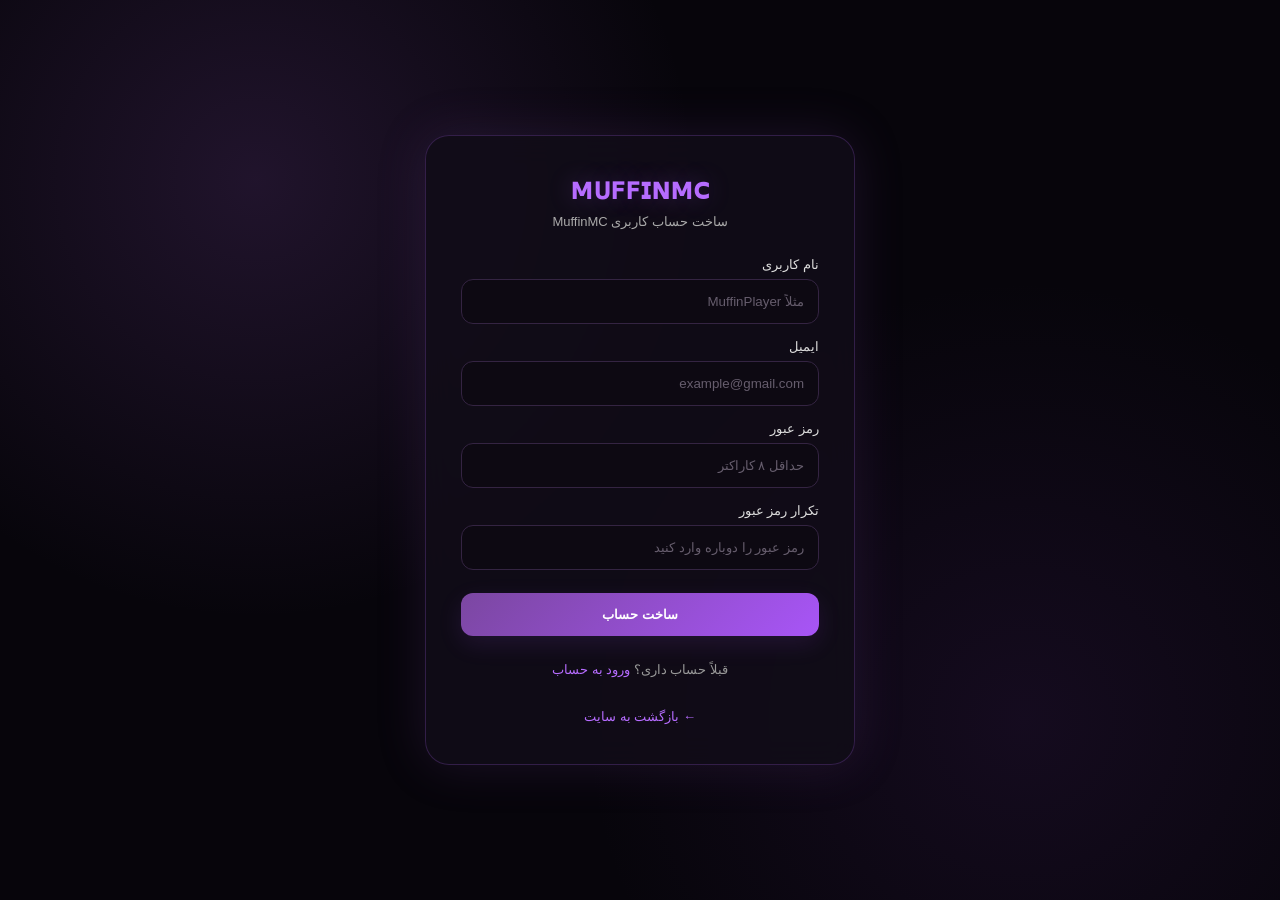
<file: register.html>
<!DOCTYPE html>
<html lang="fa" dir="rtl">

<head>

    <meta charset="UTF-8">

    <meta
        name="viewport"
        content="width=device-width, initial-scale=1.0"
    >

    <title>ثبت‌نام | MuffinMC</title>

    <link
        rel="icon"
        type="image/png"
        href="assets/favicon.png"
    >

    <style>

        * {
            box-sizing: border-box;
            margin: 0;
            padding: 0;
        }

        body {
            min-height: 100vh;

            display: flex;
            align-items: center;
            justify-content: center;

            font-family:
                Tahoma,
                Arial,
                sans-serif;

            background:
                radial-gradient(
                    circle at 20% 20%,
                    rgba(123,71,161,.22),
                    transparent 35%
                ),
                radial-gradient(
                    circle at 80% 80%,
                    rgba(76,35,110,.20),
                    transparent 35%
                ),
                #07050b;

            color: #fff;

            padding: 20px;
        }

        .card {
            width: min(430px, 100%);

            padding: 35px;

            border: 1px solid
                rgba(155,90,220,.25);

            border-radius: 24px;

            background:
                rgba(18,13,25,.88);

            box-shadow:
                0 0 50px
                rgba(123,71,161,.18);

            backdrop-filter: blur(15px);
        }

        .logo {
            text-align: center;

            font-size: 30px;

            font-weight: 900;

            color: #b66cff;

            margin-bottom: 8px;

            text-shadow:
                0 0 25px
                rgba(182,108,255,.25);
        }

        .subtitle {
            text-align: center;

            color: #aaa;

            font-size: 13px;

            margin-bottom: 28px;
        }

        label {
            display: block;

            margin:
                15px 0 7px;

            color: #ddd;

            font-size: 13px;
        }

        input {
            width: 100%;

            padding: 14px;

            border-radius: 12px;

            border: 1px solid #342442;

            background: #0d0912;

            color: white;

            outline: none;

            font-family: inherit;

            transition: .2s;
        }

        input::placeholder {
            color: #665d6d;
        }

        input:focus {
            border-color: #9b59d0;

            box-shadow:
                0 0 12px
                rgba(155,89,208,.20);
        }

        button {
            width: 100%;

            margin-top: 23px;

            padding: 14px;

            border: 0;

            border-radius: 12px;

            color: white;

            font-weight: bold;

            font-family: inherit;

            cursor: pointer;

            background:
                linear-gradient(
                    135deg,
                    #7b47a1,
                    #a855f7
                );

            transition: .2s;

            box-shadow:
                0 8px 25px
                rgba(168,85,247,.12);
        }

        button:hover {
            transform: translateY(-2px);

            box-shadow:
                0 8px 25px
                rgba(168,85,247,.25);
        }

        button:disabled {
            opacity: .6;

            cursor: not-allowed;

            transform: none;
        }

        .message {
            display: none;

            margin-top: 15px;

            padding: 12px;

            border-radius: 10px;

            text-align: center;

            font-size: 13px;

            word-break: break-word;

            line-height: 1.7;
        }

        .message.error {
            display: block;

            background:
                rgba(220,50,70,.12);

            border:
                1px solid
                rgba(220,50,70,.25);

            color: #ff8795;
        }

        .message.success {
            display: block;

            background:
                rgba(46,204,113,.12);

            border:
                1px solid
                rgba(46,204,113,.25);

            color: #67e69a;
        }

        .links {
            margin-top: 22px;

            text-align: center;

            font-size: 13px;

            color: #999;

            line-height: 1.8;
        }

        .links a {
            color: #b66cff;

            text-decoration: none;

            transition: .2s;
        }

        .links a:hover {
            color: #d2a7ff;

            text-decoration: underline;
        }

        @media (max-width: 480px) {

            .card {
                padding: 26px 20px;

                border-radius: 20px;
            }

            .logo {
                font-size: 26px;
            }

        }

    </style>

</head>

<body>

    <div class="card">

        <div class="logo">
            ᴍᴜꜰꜰɪɴᴍᴄ
        </div>

        <div class="subtitle">
            ساخت حساب کاربری MuffinMC
        </div>

        <form id="registerForm">

            <label for="username">
                نام کاربری
            </label>

            <input
                id="username"
                type="text"
                placeholder="مثلاً MuffinPlayer"
                minlength="3"
                maxlength="20"
                autocomplete="username"
                required
            >

            <label for="email">
                ایمیل
            </label>

            <input
                id="email"
                type="email"
                placeholder="example@gmail.com"
                autocomplete="email"
                required
            >

            <label for="password">
                رمز عبور
            </label>

            <input
                id="password"
                type="password"
                placeholder="حداقل ۸ کاراکتر"
                minlength="8"
                autocomplete="new-password"
                required
            >

            <label for="confirmPassword">
                تکرار رمز عبور
            </label>

            <input
                id="confirmPassword"
                type="password"
                placeholder="رمز عبور را دوباره وارد کنید"
                minlength="8"
                autocomplete="new-password"
                required
            >

            <button
                id="registerBtn"
                type="submit"
            >
                ساخت حساب
            </button>

        </form>

        <div
            id="message"
            class="message"
        ></div>

        <div class="links">

            قبلاً حساب داری؟

            <a href="login.html">
                ورود به حساب
            </a>

            <br>
            <br>

            <a href="index.html">
                ← بازگشت به سایت
            </a>

        </div>

    </div>


    <script>

        const API =
            "https://cullofduty63.cullofduty63.workers.dev/api";


        const form =
            document.getElementById(
                "registerForm"
            );


        const button =
            document.getElementById(
                "registerBtn"
            );


        const message =
            document.getElementById(
                "message"
            );


        function showMessage(
            text,
            type
        ) {

            message.className =
                "message " + type;

            message.textContent =
                text;
        }


        form.addEventListener(
            "submit",
            async (e) => {

                e.preventDefault();


                const username =
                    document
                        .getElementById("username")
                        .value
                        .trim();


                const email =
                    document
                        .getElementById("email")
                        .value
                        .trim();


                const password =
                    document
                        .getElementById("password")
                        .value;


                const confirmPassword =
                    document
                        .getElementById("confirmPassword")
                        .value;


                if (
                    password !==
                    confirmPassword
                ) {

                    showMessage(
                        "رمزهای عبور یکسان نیستند.",
                        "error"
                    );

                    return;
                }


                if (
                    password.length < 8
                ) {

                    showMessage(
                        "رمز عبور باید حداقل ۸ کاراکتر باشد.",
                        "error"
                    );

                    return;
                }


                if (
                    username.length < 3
                ) {

                    showMessage(
                        "نام کاربری باید حداقل ۳ کاراکتر باشد.",
                        "error"
                    );

                    return;
                }


                button.disabled = true;

                button.textContent =
                    "در حال ساخت حساب...";


                try {

                    const response =
                        await fetch(
                            `${API}/register`,
                            {
                                method: "POST",

                                headers: {
                                    "Content-Type":
                                        "application/json"
                                },

                                body:
                                    JSON.stringify({
                                        username,
                                        email,
                                        password
                                    })
                            }
                        );


                    let data = {};


                    try {

                        data =
                            await response.json();

                    } catch {

                        data = {};

                    }


                    console.log(
                        "Register HTTP Status:",
                        response.status
                    );


                    console.log(
                        "Register API Response:",
                        data
                    );


                    if (!response.ok) {

                        const realError =
                            data.detail ||
                            data.error ||
                            data.message ||
                            `خطای سرور (${response.status})`;

                        throw new Error(
                            realError
                        );
                    }


                    showMessage(
                        "✅ حساب با موفقیت ساخته شد! در حال انتقال به ورود...",
                        "success"
                    );


                    setTimeout(
                        () => {

                            window.location.href =
                                "login.html";

                        },
                        1500
                    );


                } catch (error) {

                    console.error(
                        "MuffinMC Register Error:",
                        error
                    );


                    showMessage(
                        error.message ||
                        "خطایی رخ داد.",
                        "error"
                    );


                } finally {

                    button.disabled = false;

                    button.textContent =
                        "ساخت حساب";

                }

            }
        );

    </script>

</body>

</html>
</file>
<file: style.css>
@import url('https://fonts.googleapis.com/css2?family=Vazirmatn:wght@400;500;600;700;800;900&display=swap');

* {
    margin: 0;
    padding: 0;
    box-sizing: border-box;
}

html {
    scroll-behavior: smooth;
}

body {
    font-family: "Vazirmatn", Arial, sans-serif;
    background:
        radial-gradient(circle at 15% 10%, rgba(123, 71, 161, .16), transparent 28%),
        radial-gradient(circle at 85% 25%, rgba(164, 92, 255, .10), transparent 30%),
        #07050b;
    color: #fff;
    min-height: 100vh;
}

a {
    text-decoration: none;
    color: inherit;
}

button {
    font-family: inherit;
}

::selection {
    background: #a95cff;
    color: #fff;
}

/* ================= NAVBAR ================= */

.navbar {
    position: sticky;
    top: 0;
    z-index: 1000;

    height: 74px;
    padding: 0 6%;

    display: flex;
    align-items: center;
    justify-content: space-between;

    background: rgba(7, 5, 11, .82);
    border-bottom: 1px solid rgba(255,255,255,.07);

    backdrop-filter: blur(18px);
    -webkit-backdrop-filter: blur(18px);
}

.logo {
    font-size: 25px;
    font-weight: 900;
    letter-spacing: 1px;
    color: #fff;
    transition: .25s;
}

.logo span {
    color: #a95cff;
}

.logo:hover {
    transform: scale(1.04);
    text-shadow: 0 0 25px rgba(169,92,255,.55);
}

.nav-links {
    display: flex;
    align-items: center;
    gap: 25px;
}

.nav-links > a:not(.nav-login) {
    color: #aaa2b3;
    font-size: 14px;
    transition: .2s;
}

.nav-links > a:not(.nav-login):hover {
    color: #fff;
}

/* ================= LOGIN ================= */

.nav-login {
    padding: 9px 18px;
    border-radius: 11px;

    color: #fff !important;

    background: linear-gradient(
        135deg,
        #7b47a1,
        #a95cff
    );

    box-shadow: 0 8px 25px rgba(169,92,255,.18);

    transition: .25s;
}

.nav-login:hover {
    transform: translateY(-2px);
    box-shadow: 0 12px 35px rgba(169,92,255,.35);
}

/* ================= HERO ================= */

.hero {
    min-height: 650px;

    position: relative;
    overflow: hidden;

    display: flex;
    align-items: center;
    justify-content: center;

    padding: 90px 20px 120px;

    text-align: center;
}

.hero-bg {
    position: absolute;

    width: 650px;
    height: 650px;

    border-radius: 50%;

    background:
        radial-gradient(
            circle,
            rgba(169,92,255,.22),
            rgba(123,71,161,.08) 40%,
            transparent 70%
        );

    filter: blur(15px);

    animation: heroGlow 5s ease-in-out infinite alternate;
}

@keyframes heroGlow {
    from {
        transform: scale(.92);
        opacity: .7;
    }

    to {
        transform: scale(1.08);
        opacity: 1;
    }
}

.hero-content {
    position: relative;
    z-index: 2;
    max-width: 850px;
}

.hero-badge {
    display: inline-block;

    padding: 9px 17px;

    border-radius: 999px;

    background: rgba(169,92,255,.08);

    border: 1px solid rgba(169,92,255,.30);

    color: #d8b8ff;

    font-size: 13px;
    font-weight: 700;

    box-shadow: 0 0 30px rgba(169,92,255,.08);
}

.hero h1 {
    margin-top: 27px;

    font-size: clamp(45px, 7vw, 82px);

    line-height: 1.05;

    font-weight: 900;

    letter-spacing: -2px;
}

.hero h1 span {
    display: block;

    margin-top: 10px;

    background:
        linear-gradient(
            90deg,
            #8d4fc0,
            #b56aff,
            #e0baff
        );

    -webkit-background-clip: text;
    background-clip: text;

    color: transparent;
}

.hero p {
    max-width: 700px;

    margin: 25px auto 0;

    color: #a69dad;

    line-height: 2;

    font-size: 17px;
}

.hero-buttons {
    margin-top: 32px;

    display: flex;
    align-items: center;
    justify-content: center;

    gap: 13px;
}

.main-btn,
.second-btn,
.buy-btn,
.telegram-btn {
    border: 0;
    cursor: pointer;

    transition:
        transform .25s,
        box-shadow .25s,
        filter .25s;
}

.main-btn {
    padding: 14px 25px;

    border-radius: 13px;

    color: #fff;

    font-weight: 800;

    background:
        linear-gradient(
            135deg,
            #7b47a1,
            #b65cff
        );

    box-shadow: 0 12px 35px rgba(169,92,255,.22);
}

.main-btn:hover {
    transform: translateY(-3px);

    box-shadow: 0 17px 45px rgba(169,92,255,.35);
}

.second-btn {
    padding: 13px 24px;

    border-radius: 13px;

    color: #ddd5e5;

    border: 1px solid rgba(255,255,255,.12);

    background: rgba(255,255,255,.045);
}

.second-btn:hover {
    transform: translateY(-3px);
    background: rgba(255,255,255,.08);
}

.copy-message {
    margin-top: 14px;

    opacity: 0;

    color: #65e59a;

    font-size: 13px;

    transition: .25s;
}

.copy-message.show {
    opacity: 1;
}

/* ================= SERVER STATUS ================= */

.server-status {
    position: relative;
    z-index: 5;

    width: min(920px, 90%);

    margin: -55px auto 80px;

    padding: 22px 25px;

    display: grid;

    grid-template-columns:
        1fr 1fr auto;

    gap: 20px;

    align-items: center;

    border-radius: 20px;

    background:
        linear-gradient(
            145deg,
            rgba(22,16,30,.96),
            rgba(11,8,16,.96)
        );

    border: 1px solid rgba(255,255,255,.08);

    box-shadow: 0 25px 80px rgba(0,0,0,.45);
}

.status-item {
    display: flex;
    align-items: center;

    gap: 9px;

    color: #ddd7e2;

    font-size: 14px;
}

.status-dot {
    width: 10px;
    height: 10px;

    border-radius: 50%;

    background: #f1c40f;

    box-shadow: 0 0 15px rgba(241,196,60,.5);
}

#playerCount {
    color: #9d94a7;
    text-align: center;
}

.server-status code {
    direction: ltr;

    color: #cda3ff;

    padding: 9px 12px;

    border-radius: 9px;

    background: rgba(169,92,255,.07);

    border: 1px solid rgba(169,92,255,.10);
}

/* ================= SECTIONS ================= */

.section {
    width: min(1200px, 100%);

    margin: 0 auto;

    padding: 80px 22px;
}

.section-title {
    text-align: center;
    margin-bottom: 42px;
}

.section-title > span {
    color: #a95cff;

    font-size: 12px;

    font-weight: 800;

    letter-spacing: 2px;
}

.section-title h2 {
    margin-top: 9px;

    font-size: 36px;

    font-weight: 900;
}

.section-title p {
    margin-top: 10px;

    color: #918897;

    font-size: 14px;
}

/* ================= CARDS ================= */

.cards {
    display: grid;

    grid-template-columns:
        repeat(4, minmax(0, 1fr));

    gap: 18px;
}

.shop-card {
    position: relative;

    padding: 28px 23px;

    overflow: hidden;

    border-radius: 22px;

    background:
        linear-gradient(
            145deg,
            rgba(22,16,30,.98),
            rgba(11,8,16,.98)
        );

    border: 1px solid rgba(255,255,255,.08);

    box-shadow: 0 18px 55px rgba(0,0,0,.25);

    transition:
        transform .3s,
        border-color .3s,
        box-shadow .3s;
}

.shop-card::before {
    content: "";

    position: absolute;

    inset: -100px;

    background:
        radial-gradient(
            circle,
            rgba(169,92,255,.09),
            transparent 65%
        );

    pointer-events: none;
}

.shop-card:hover {
    transform: translateY(-8px);

    border-color: rgba(169,92,255,.30);

    box-shadow:
        0 25px 70px rgba(0,0,0,.45),
        0 0 35px rgba(169,92,255,.07);
}

.shop-card h3 {
    position: relative;

    font-size: 25px;

    margin-top: 10px;

    font-weight: 900;
}

.rank-icon,
.key-icon {
    position: relative;
    font-size: 29px;
}

.price {
    position: relative;

    margin-top: 14px;

    color: #c48aff;

    font-size: 21px;

    font-weight: 900;
}

.price small {
    font-size: 12px;

    color: #8e8399;

    font-weight: 600;
}

.shop-card ul {
    position: relative;

    list-style: none;

    margin-top: 21px;

    min-height: 230px;
}

.shop-card li {
    color: #a9a1b2;

    font-size: 13px;

    line-height: 2.15;

    border-bottom: 1px solid rgba(255,255,255,.035);
}

.buy-btn {
    position: relative;

    width: 100%;

    padding: 13px;

    margin-top: 17px;

    border-radius: 12px;

    color: #fff;

    font-weight: 800;

    background:
        linear-gradient(
            135deg,
            #7b47a1,
            #a95cff
        );
}

.buy-btn:hover {
    transform: translateY(-2px);

    filter: brightness(1.12);

    box-shadow: 0 10px 30px rgba(169,92,255,.23);
}

/* ================= RANK COLORS ================= */

.shop-card.nova {
    border-top: 2px solid #45db7c;
}

.shop-card.nova .rank-icon {
    filter: drop-shadow(0 0 10px #45db7c55);
}

.shop-card.vanta {
    border-top: 2px solid #3d91ff;
}

.shop-card.vanta .rank-icon {
    filter: drop-shadow(0 0 10px #3d91ff55);
}

.shop-card.apex {
    border-top: 2px solid #aa5cff;
}

.shop-card.apex .rank-icon {
    filter: drop-shadow(0 0 10px #aa5cff55);
}

.shop-card.sponsor {
    border-top: 2px solid #ffd34d;
}

.shop-card.sponsor .rank-icon {
    filter: drop-shadow(0 0 12px #ffd34d55);
}

/* ================= KEYS ================= */

.keys-grid {
    display: grid;

    grid-template-columns:
        repeat(4, minmax(0, 1fr));

    gap: 18px;
}

.keys-grid .shop-card {
    text-align: center;
}

.keys-grid .buy-btn {
    margin-top: 25px;
}

/* ================= FEATURES ================= */

.features {
    width: min(1100px, 90%);

    margin: 30px auto 90px;

    display: grid;

    grid-template-columns:
        repeat(4, 1fr);

    gap: 14px;
}

.feature {
    padding: 22px;

    text-align: center;

    border-radius: 18px;

    background: rgba(255,255,255,.025);

    border: 1px solid rgba(255,255,255,.07);

    transition: .25s;
}

.feature:hover {
    transform: translateY(-4px);

    border-color: rgba(169,92,255,.25);

    background: rgba(169,92,255,.045);
}

.feature b {
    display: block;
    font-size: 17px;
}

.feature span {
    display: block;

    margin-top: 8px;

    color: #817887;

    font-size: 12px;
}

/* ================= RULES ================= */

.rules-section {
    max-width: 900px;
}

.rules-box {
    padding: 28px;

    border-radius: 20px;

    background:
        linear-gradient(
            145deg,
            rgba(22,16,30,.95),
            rgba(10,8,14,.95)
        );

    border: 1px solid rgba(255,255,255,.08);

    box-shadow: 0 20px 70px rgba(0,0,0,.25);
}

.rules-box p {
    color: #aaa1b1;

    padding: 13px 0;

    border-bottom: 1px solid rgba(255,255,255,.05);

    line-height: 1.9;
}

.rules-box p:last-child {
    border-bottom: 0;
}

/* ================= TELEGRAM ================= */

.telegram-section {
    width: min(1050px, 90%);

    margin: 50px auto 100px;

    padding: 35px;

    display: flex;

    justify-content: space-between;

    align-items: center;

    gap: 20px;

    border-radius: 24px;

    background:
        linear-gradient(
            120deg,
            rgba(123,71,161,.17),
            rgba(169,92,255,.04)
        );

    border: 1px solid rgba(169,92,255,.18);
}

.telegram-section span {
    color: #a95cff;

    font-size: 11px;

    font-weight: 800;

    letter-spacing: 2px;
}

.telegram-section h2 {
    margin-top: 6px;
    font-size: 28px;
}

.telegram-section p {
    margin-top: 5px;
    color: #93899d;
}

.telegram-btn {
    padding: 13px 22px;

    border-radius: 12px;

    background: #229ed9;

    color: white;

    font-weight: 800;

    box-shadow: 0 12px 30px rgba(34,158,217,.15);
}

.telegram-btn:hover {
    transform: translateY(-3px);

    box-shadow: 0 17px 40px rgba(34,158,217,.25);
}

/* ================= FOOTER ================= */

footer {
    padding: 50px 20px;

    text-align: center;

    border-top: 1px solid rgba(255,255,255,.06);

    color: #686170;
}

.footer-logo {
    color: #a95cff;

    font-size: 22px;

    font-weight: 900;

    margin-bottom: 10px;
}

footer p {
    margin-top: 6px;
    font-size: 12px;
}

/* ================= COMING SOON ================= */

.coming-soon {
    position: relative;

    overflow: hidden;

    opacity: .62;

    filter: saturate(.45);

    cursor: not-allowed;

    background:
        linear-gradient(
            145deg,
            rgba(12,10,16,.98),
            rgba(7,6,10,.98)
        ) !important;

    border-color: rgba(255,255,255,.055) !important;
}

.coming-soon::after {
    content: "COMING SOON";

    position: absolute;

    inset: 0;

    display: flex;

    align-items: center;

    justify-content: center;

    text-align: center;

    font-size: 17px;

    font-weight: 900;

    letter-spacing: 2px;

    color: #b7a9c5;

    background:
        rgba(5,4,8,.68);

    backdrop-filter: blur(3px);

    -webkit-backdrop-filter: blur(3px);

    z-index: 10;
}

.coming-soon:hover {
    transform: none;

    box-shadow:
        0 18px 55px rgba(0,0,0,.25);
}

/* ================= MOBILE ================= */

@media (max-width: 1050px) {

    .cards {
        grid-template-columns:
            repeat(2, minmax(0, 1fr));
    }

    .keys-grid {
        grid-template-columns:
            repeat(2, minmax(0, 1fr));
    }

    .features {
        grid-template-columns:
            repeat(2, 1fr);
    }
}

@media (max-width: 700px) {

    .navbar {
        padding: 0 18px;
    }

    .nav-links {
        gap: 10px;
    }

    .nav-links > a:not(.nav-login) {
        display: none;
    }

    .hero {
        min-height: 570px;

        padding:
            70px 18px
            100px;
    }

    .hero h1 {
        font-size: 45px;
        letter-spacing: -1px;
    }

    .hero p {
        font-size: 15px;
    }

    .hero-buttons {
        flex-direction: column;
    }

    .main-btn,
    .second-btn {
        width: 100%;
        text-align: center;
    }

    .server-status {
        grid-template-columns: 1fr;

        text-align: center;

        margin-top: -30px;
    }

    .status-item {
        justify-content: center;
    }

    .server-status code {
        display: block;
    }

    .cards,
    .keys-grid,
    .features {
        grid-template-columns: 1fr;
    }

    .section {
        padding:
            55px 16px;
    }

    .section-title h2 {
        font-size: 30px;
    }

    .telegram-section {
        flex-direction: column;

        text-align: center;

        padding: 28px 20px;
    }

    .telegram-btn {
        width: 100%;
        text-align: center;
    }

    .shop-card ul {
        min-height: auto;
    }
}

@media (max-width: 420px) {

    .logo {
        font-size: 21px;
    }

    .nav-login {
        padding:
            8px 12px;

        font-size: 12px;
    }

    .hero h1 {
        font-size: 39px;
    }

    .hero-badge {
        font-size: 11px;
    }

    .server-status {
        width: 94%;
    }
}
</file>
